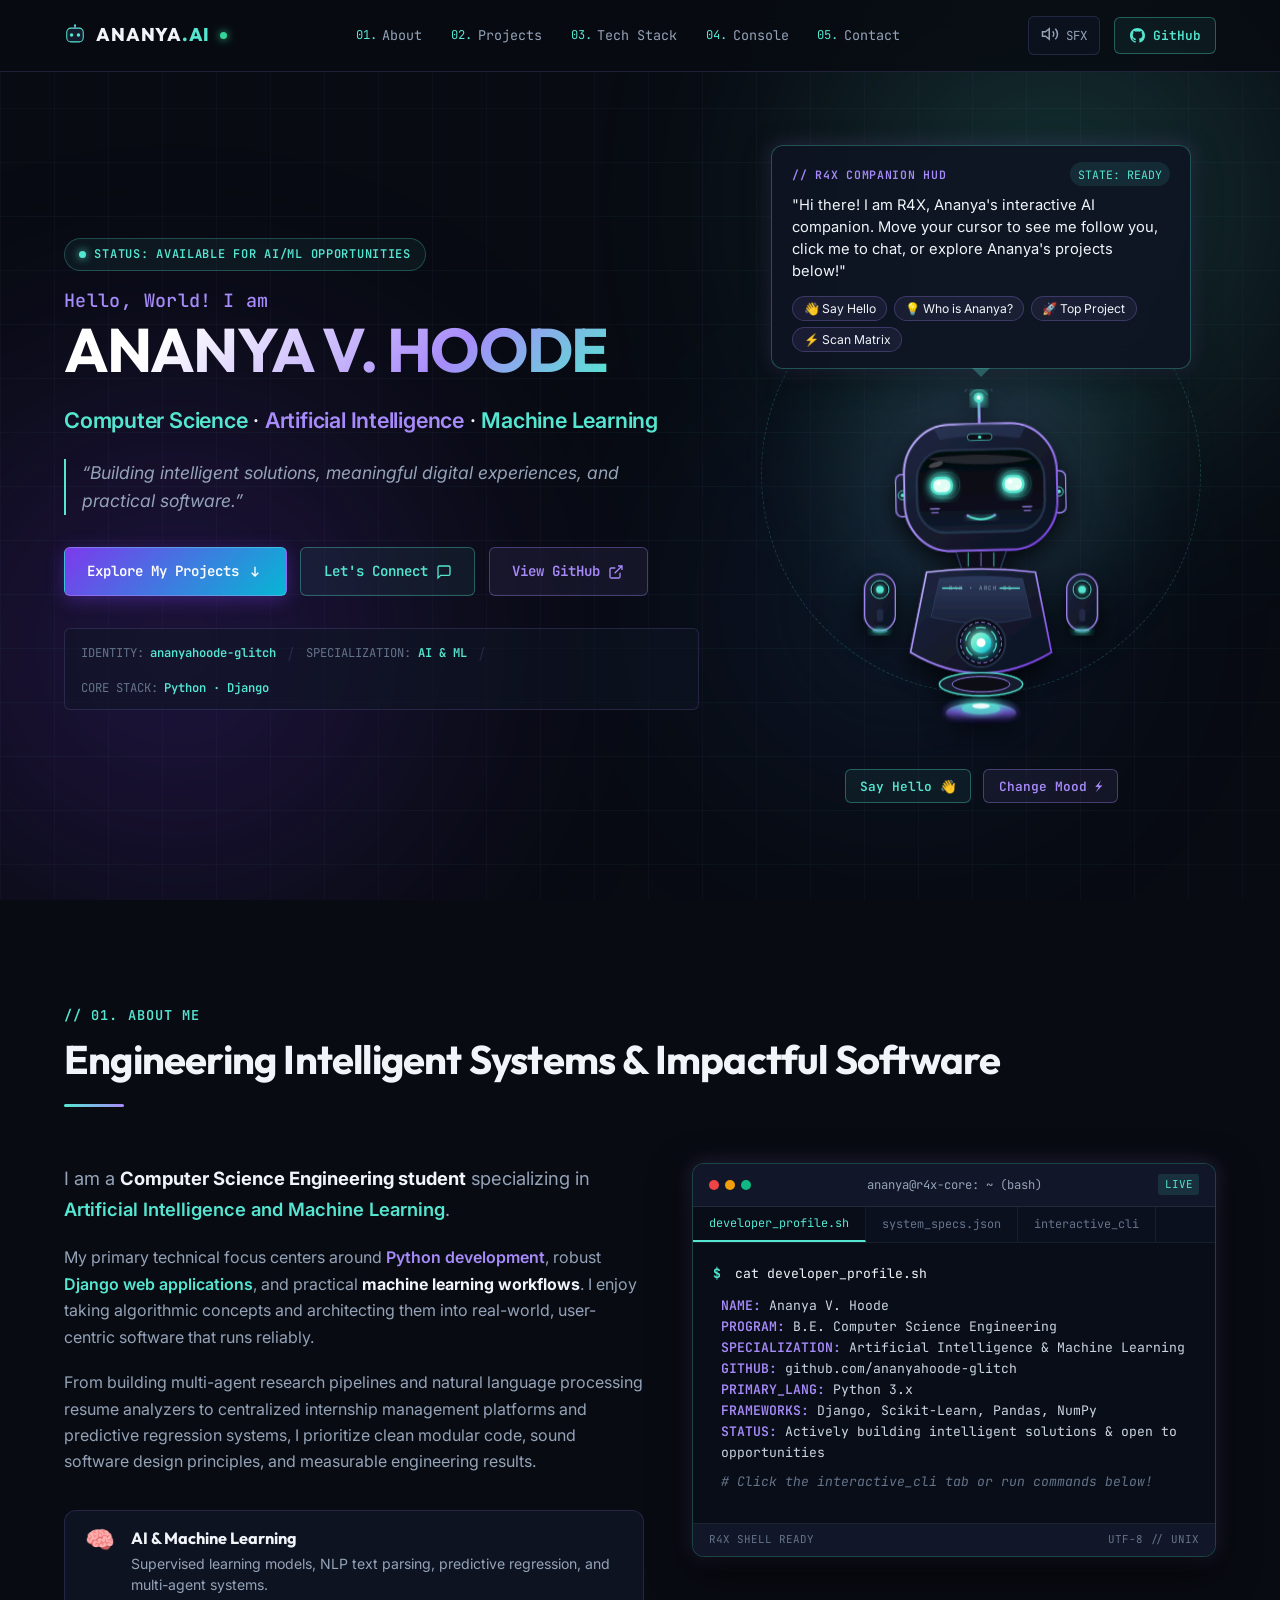
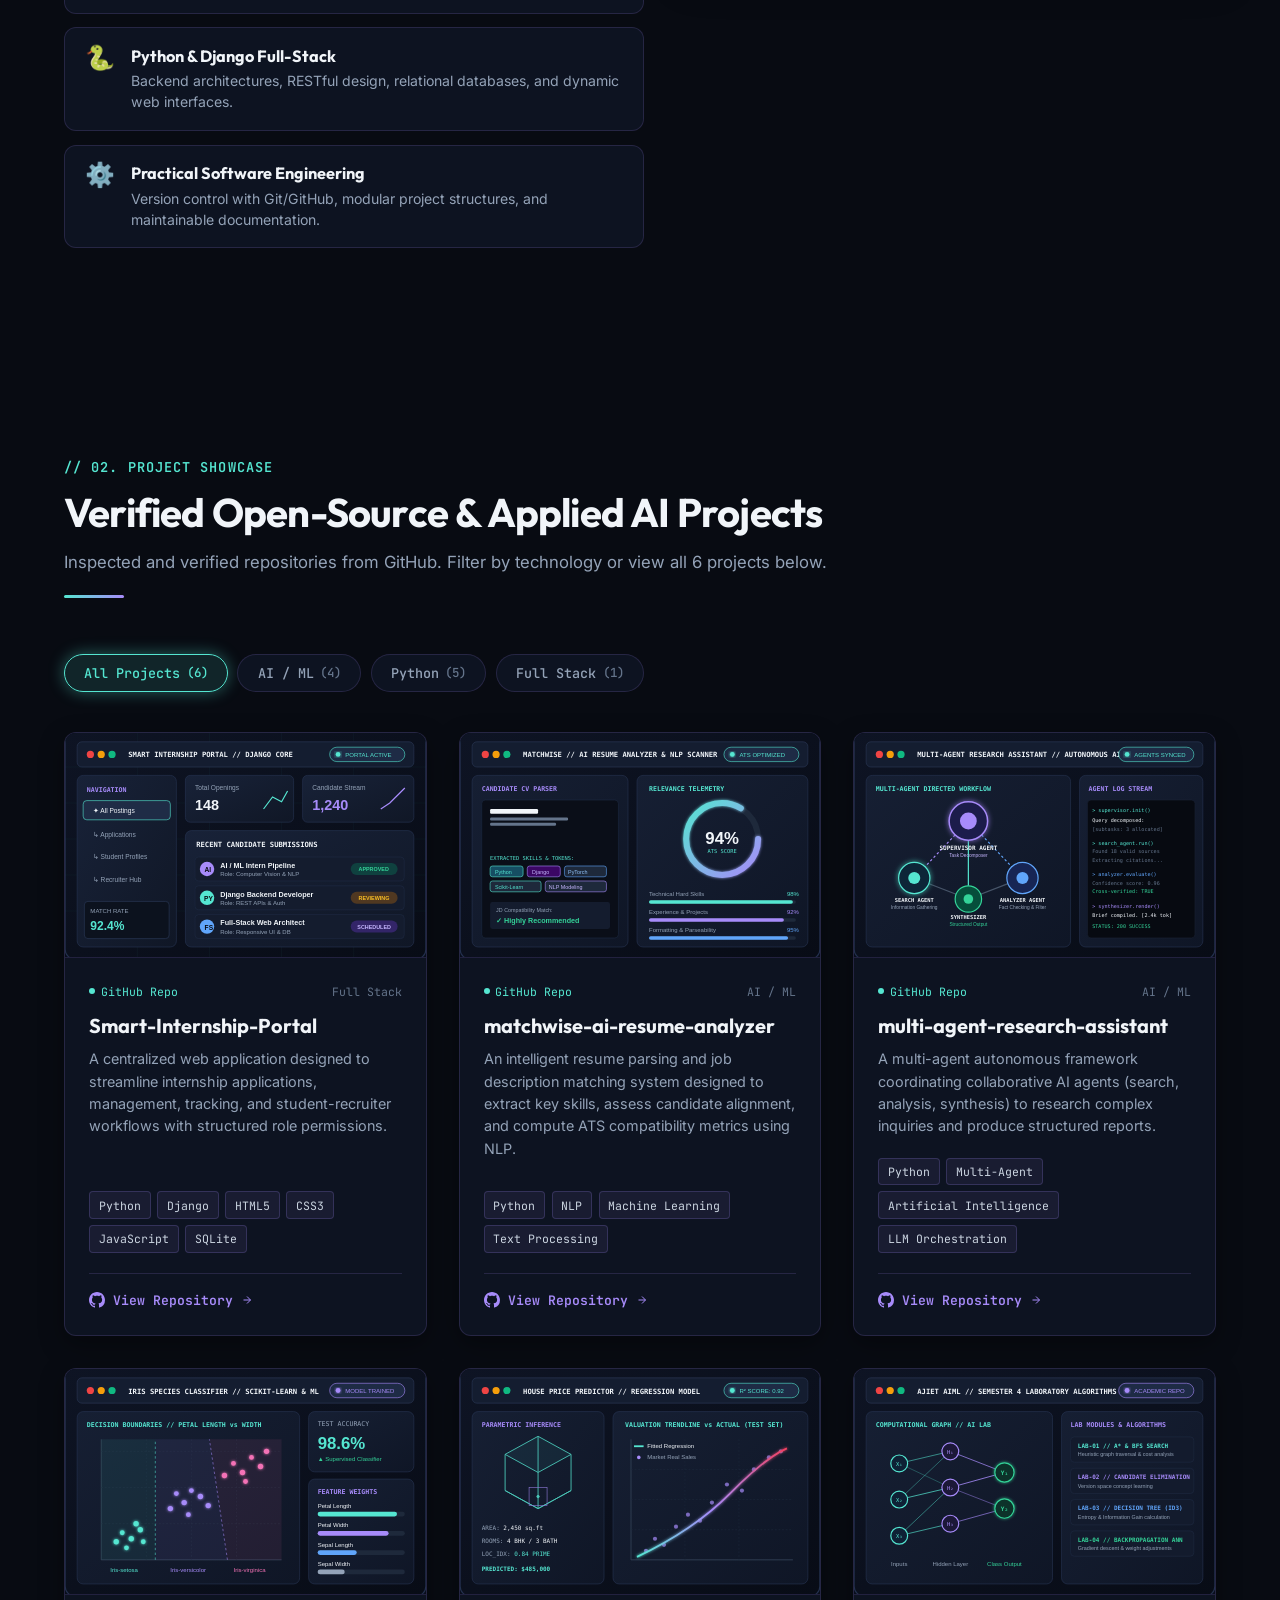
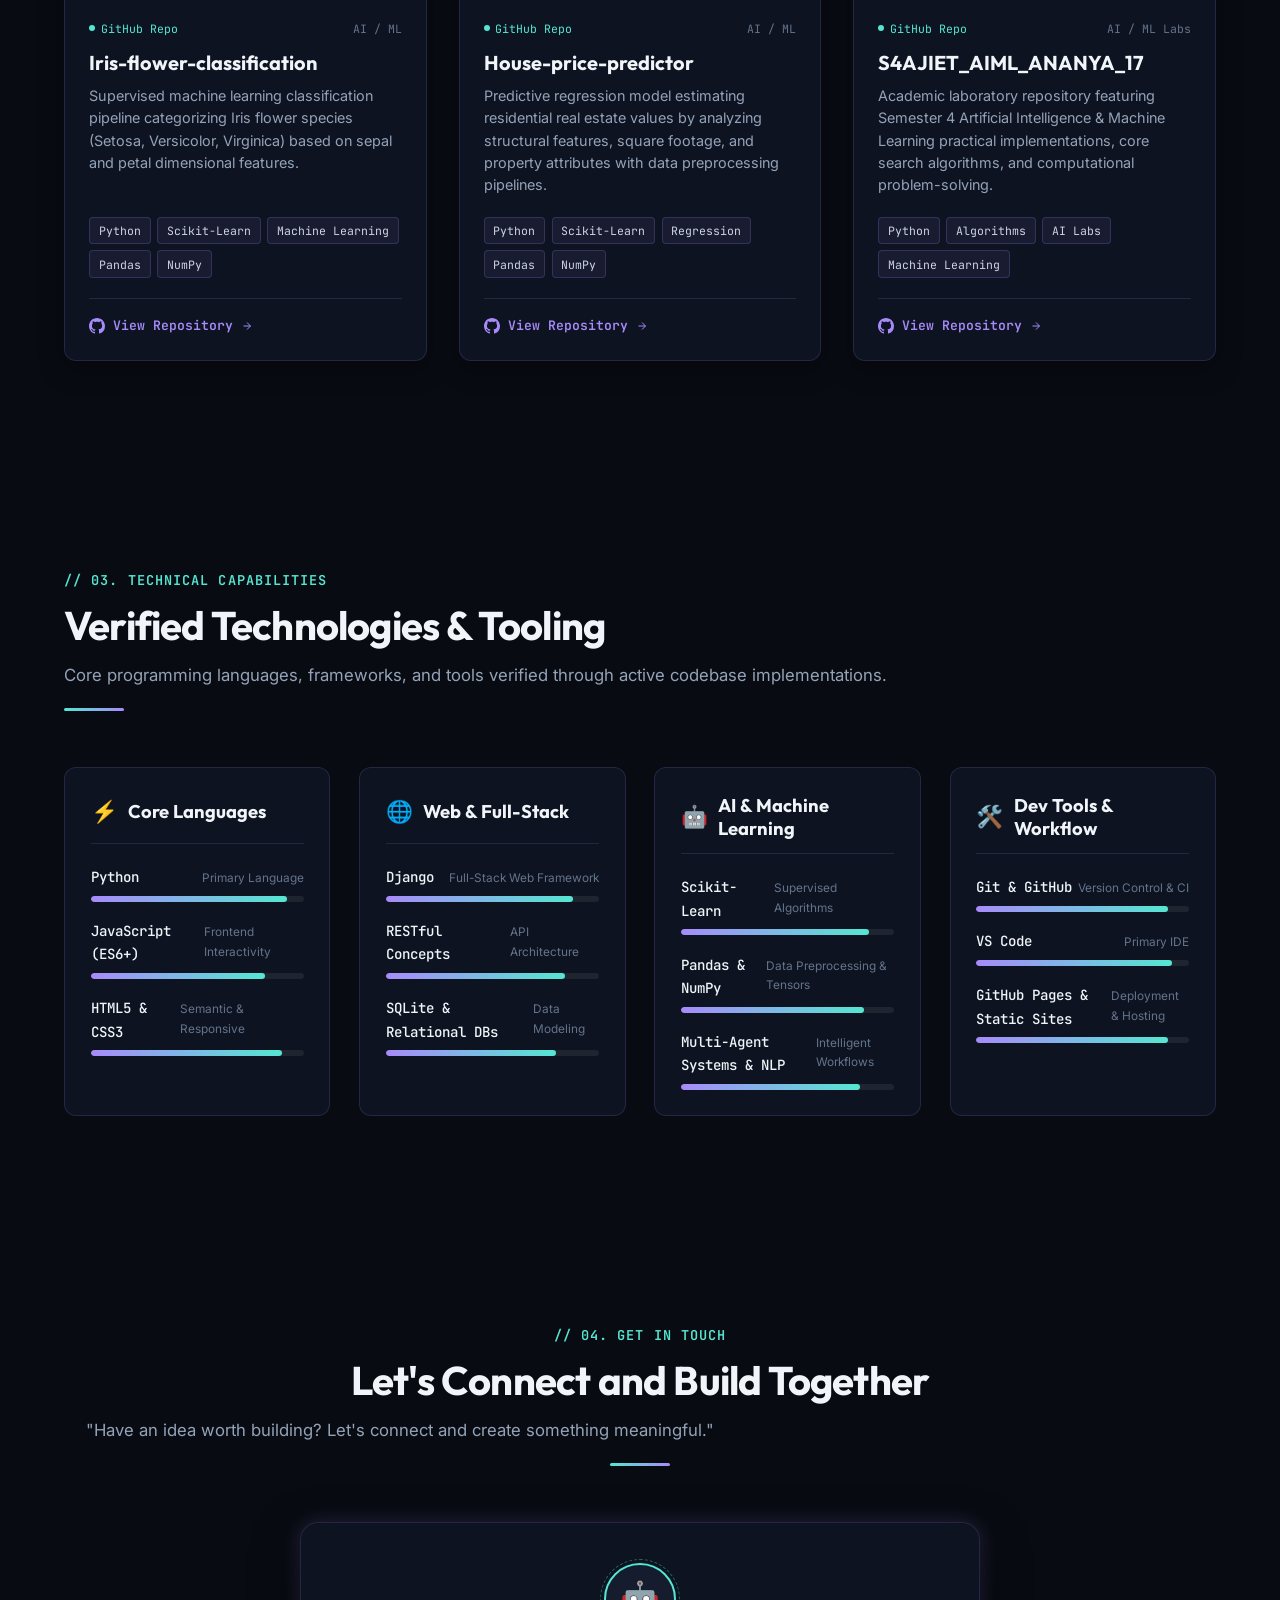
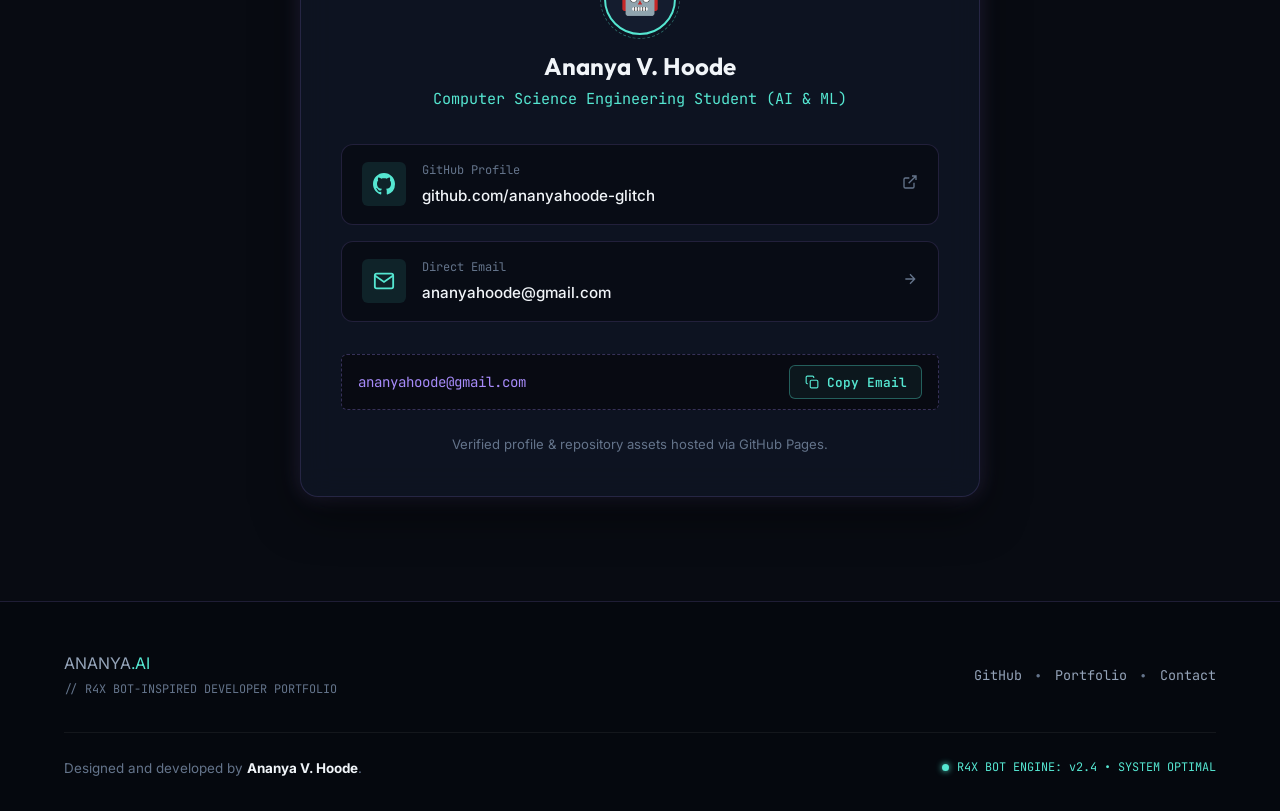
<file: index.html>
<!DOCTYPE html>
<html lang="en">
<head>
  <meta charset="UTF-8">
  <meta name="viewport" content="width=device-width, initial-scale=1.0">
  <meta http-equiv="X-UA-Compatible" content="ie=edge">

  <!-- Primary Meta Tags -->
  <title>Ananya V. Hoode | AI &amp; Machine Learning Developer Portfolio</title>
  <meta name="title" content="Ananya V. Hoode | AI &amp; Machine Learning Developer Portfolio">
  <meta name="description" content="Portfolio of Ananya V. Hoode — Computer Science Engineering student specializing in Artificial Intelligence and Machine Learning. Featuring interactive R4X BOT, Python, Django, and ML projects.">
  <meta name="author" content="Ananya V. Hoode">
  <meta name="keywords" content="Ananya V. Hoode, ananyahoode-glitch, Artificial Intelligence, Machine Learning, Python, Django, Full-Stack, Portfolio, R4X BOT, Developer">
  <meta name="theme-color" content="#080B12">

  <!-- Open Graph / Facebook -->
  <meta property="og:type" content="website">
  <meta property="og:url" content="https://ananyahoode-glitch.github.io/">
  <meta property="og:title" content="Ananya V. Hoode | AI &amp; Machine Learning Developer Portfolio">
  <meta property="og:description" content="Explore intelligent software solutions, Python &amp; Django applications, and machine learning models with the interactive R4X BOT.">
  <meta property="og:image" content="assets/project-images/multi-agent-research-assistant.svg">

  <!-- Twitter -->
  <meta property="twitter:card" content="summary_large_image">
  <meta property="twitter:url" content="https://ananyahoode-glitch.github.io/">
  <meta property="twitter:title" content="Ananya V. Hoode | AI &amp; Machine Learning Developer Portfolio">
  <meta property="twitter:description" content="Explore intelligent software solutions, Python &amp; Django applications, and machine learning models with the interactive R4X BOT.">
  <meta property="twitter:image" content="assets/project-images/multi-agent-research-assistant.svg">

  <!-- Favicon -->
  <link rel="icon" type="image/svg+xml" href="assets/favicon.svg">
  <link rel="alternate icon" href="assets/favicon.svg">

  <!-- Google Fonts Preconnect & Stylesheet -->
  <link rel="preconnect" href="https://fonts.googleapis.com">
  <link rel="preconnect" href="https://fonts.gstatic.com" crossorigin>
  <link href="https://fonts.googleapis.com/css2?family=Inter:wght@300;400;500;600;700&family=JetBrains+Mono:wght@400;500;600;700&family=Outfit:wght@500;600;700;800&display=swap" rel="stylesheet">

  <!-- Stylesheet -->
  <link rel="stylesheet" href="styles.css">
</head>
<body class="cyber-body">

  <!-- Ambient Background Canvas / Grid Mesh -->
  <div class="ambient-mesh" aria-hidden="true">
    <div class="mesh-orb mesh-orb-1"></div>
    <div class="mesh-orb mesh-orb-2"></div>
    <div class="mesh-orb mesh-orb-3"></div>
    <div class="cyber-grid-overlay"></div>
  </div>

  <!-- Header / Navigation Bar -->
  <header class="cyber-header" id="header">
    <nav class="nav-container" aria-label="Main Navigation">
      <a href="#hero" class="brand-logo" aria-label="Ananya V. Hoode Home">
        <span class="logo-bot-icon" aria-hidden="true">
          <svg viewBox="0 0 32 32" width="22" height="22">
            <rect x="4" y="6" width="24" height="20" rx="6" fill="#151C2E" stroke="#55E6D1" stroke-width="1.5"/>
            <circle cx="11" cy="16" r="2.5" fill="#55E6D1"/>
            <circle cx="21" cy="16" r="2.5" fill="#55E6D1"/>
            <line x1="16" y1="6" x2="16" y2="2" stroke="#A78BFA" stroke-width="2"/>
            <circle cx="16" cy="2" r="1.5" fill="#55E6D1"/>
          </svg>
        </span>
        <span class="brand-text">ANANYA<span class="brand-accent">.AI</span></span>
        <span class="status-indicator-dot" title="R4X Bot Engine: Online"></span>
      </a>

      <!-- Desktop Navigation Links -->
      <ul class="nav-links" id="nav-links">
        <li><a href="#about" class="nav-link"><span class="nav-num">01.</span> About</a></li>
        <li><a href="#projects" class="nav-link"><span class="nav-num">02.</span> Projects</a></li>
        <li><a href="#skills" class="nav-link"><span class="nav-num">03.</span> Tech Stack</a></li>
        <li><a href="#terminal" class="nav-link"><span class="nav-num">04.</span> Console</a></li>
        <li><a href="#contact" class="nav-link"><span class="nav-num">05.</span> Contact</a></li>
      </ul>

      <!-- Nav Utility Actions -->
      <div class="nav-actions">
        <!-- Audio SFX Toggle Button -->
        <button id="audio-toggle" class="btn-icon" aria-label="Toggle UI Sound Effects" title="Toggle Futuristic SFX">
          <span class="audio-icon" aria-hidden="true">
            <svg class="audio-on-svg" viewBox="0 0 24 24" width="18" height="18" fill="none" stroke="currentColor" stroke-width="2">
              <polygon points="11 5 6 9 2 9 2 15 6 15 11 19 11 5"/>
              <path d="M15.54 8.46a5 5 0 0 1 0 7.07"/>
              <path d="M19.07 4.93a10 10 0 0 1 0 14.14"/>
            </svg>
            <svg class="audio-off-svg hidden" viewBox="0 0 24 24" width="18" height="18" fill="none" stroke="currentColor" stroke-width="2">
              <polygon points="11 5 6 9 2 9 2 15 6 15 11 19 11 5"/>
              <line x1="23" y1="9" x2="17" y2="15"/>
              <line x1="17" y1="9" x2="23" y2="15"/>
            </svg>
          </span>
          <span class="audio-label">SFX</span>
        </button>

        <!-- GitHub Profile Action Button -->
        <a href="https://github.com/ananyahoode-glitch" target="_blank" rel="noopener noreferrer" class="btn btn-sm btn-outline-cyan">
          <svg viewBox="0 0 24 24" width="15" height="15" fill="currentColor" aria-hidden="true">
            <path d="M12 0C5.37 0 0 5.37 0 12c0 5.31 3.435 9.795 8.205 11.385.6.105.825-.255.825-.57 0-.285-.015-1.23-.015-2.235-3.015.555-3.795-.735-4.035-1.41-.135-.345-.72-1.41-1.23-1.695-.42-.225-1.02-.78-.015-.795.945-.015 1.62.87 1.845 1.23 1.08 1.815 2.805 1.305 3.495.99.105-.78.42-1.305.765-1.605-2.67-.3-5.46-1.335-5.46-5.925 0-1.305.465-2.385 1.23-3.225-.12-.3-.54-1.53.12-3.18 0 0 1.005-.315 3.3 1.23.96-.27 1.98-.405 3-.405s2.04.135 3 .405c2.295-1.56 3.3-1.23 3.3-1.23.66 1.65.24 2.88.12 3.18.765.84 1.23 1.905 1.23 3.225 0 4.605-2.805 5.625-5.475 5.925.435.375.81 1.095.81 2.22 0 1.605-.015 2.895-.015 3.3 0 .315.225.69.825.57A12.02 12.02 0 0024 12c0-6.63-5.37-12-12-12z"/>
          </svg>
          <span>GitHub</span>
        </a>

        <!-- Mobile Nav Toggle -->
        <button id="mobile-toggle" class="mobile-menu-btn" aria-label="Toggle navigation drawer" aria-expanded="false">
          <span class="hamburger-bar"></span>
          <span class="hamburger-bar"></span>
          <span class="hamburger-bar"></span>
        </button>
      </div>
    </nav>
  </header>

  <!-- Mobile Drawer Menu -->
  <div class="mobile-drawer" id="mobile-drawer" aria-hidden="true">
    <div class="mobile-drawer-content">
      <div class="mobile-drawer-header">
        <span class="mobile-drawer-title">// NAVIGATION MENU</span>
        <button id="mobile-close" class="mobile-close-btn" aria-label="Close menu">&times;</button>
      </div>
      <ul class="mobile-nav-list">
        <li><a href="#about" class="mobile-nav-link"><span class="nav-num">01.</span> About Me</a></li>
        <li><a href="#projects" class="mobile-nav-link"><span class="nav-num">02.</span> Project Showcase</a></li>
        <li><a href="#skills" class="mobile-nav-link"><span class="nav-num">03.</span> Tech Stack</a></li>
        <li><a href="#terminal" class="mobile-nav-link"><span class="nav-num">04.</span> R4X Console</a></li>
        <li><a href="#contact" class="mobile-nav-link"><span class="nav-num">05.</span> Contact</a></li>
      </ul>
      <div class="mobile-drawer-footer">
        <a href="https://github.com/ananyahoode-glitch" target="_blank" rel="noopener noreferrer" class="btn btn-primary w-full">
          <span>View GitHub Profile</span>
        </a>
      </div>
    </div>
  </div>

  <main id="main-content">

    <!-- =========================================================================
         SECTION 1: HERO WITH INTERACTIVE R4X ROBOT
         ========================================================================= -->
    <section class="hero-section" id="hero" aria-label="Hero Section">
      <div class="hero-grid-container">
        
        <!-- Left Column: Content, Title, and Call to Actions -->
        <div class="hero-content">
          <div class="hero-badge">
            <span class="badge-pulse-dot"></span>
            <span class="badge-text">STATUS: AVAILABLE FOR AI/ML OPPORTUNITIES</span>
          </div>

          <h1 class="hero-title">
            <span class="greeting-pre">Hello, World! I am</span>
            <span class="hero-name-gradient">ANANYA V. HOODE</span>
          </h1>

          <p class="hero-specialization">
            <span class="highlight-cyan">Computer Science</span> · 
            <span class="highlight-violet">Artificial Intelligence</span> · 
            <span class="highlight-cyan">Machine Learning</span>
          </p>

          <p class="hero-quote">
            “Building intelligent solutions, meaningful digital experiences, and practical software.”
          </p>

          <div class="hero-actions">
            <a href="#projects" class="btn btn-primary">
              <span>Explore My Projects</span>
              <svg viewBox="0 0 24 24" width="16" height="16" fill="none" stroke="currentColor" stroke-width="2" aria-hidden="true">
                <path d="M7 13l5 5 5-5M12 4v14"/>
              </svg>
            </a>

            <a href="#contact" class="btn btn-outline-cyan">
              <span>Let's Connect</span>
              <svg viewBox="0 0 24 24" width="16" height="16" fill="none" stroke="currentColor" stroke-width="2" aria-hidden="true">
                <path d="M21 15a2 2 0 0 1-2 2H7l-4 4V5a2 2 0 0 1 2-2h14a2 2 0 0 1 2 2z"/>
              </svg>
            </a>

            <a href="https://github.com/ananyahoode-glitch" target="_blank" rel="noopener noreferrer" class="btn btn-outline-violet">
              <span>View GitHub</span>
              <svg viewBox="0 0 24 24" width="16" height="16" fill="none" stroke="currentColor" stroke-width="2" aria-hidden="true">
                <path d="M18 13v6a2 2 0 0 1-2 2H5a2 2 0 0 1-2-2V8a2 2 0 0 1 2-2h6M15 3h6v6M10 14L21 3"/>
              </svg>
            </a>
          </div>

          <!-- Quick Telemetry Bar -->
          <div class="hero-telemetry-bar">
            <div class="telemetry-item">
              <span class="telem-label">IDENTITY:</span>
              <span class="telem-val">ananyahoode-glitch</span>
            </div>
            <div class="telemetry-separator">/</div>
            <div class="telemetry-item">
              <span class="telem-label">SPECIALIZATION:</span>
              <span class="telem-val">AI &amp; ML</span>
            </div>
            <div class="telemetry-separator">/</div>
            <div class="telemetry-item">
              <span class="telem-label">CORE STACK:</span>
              <span class="telem-val">Python · Django</span>
            </div>
          </div>
        </div>

        <!-- Right Column: Interactive R4X BOT Stage -->
        <div class="hero-robot-stage" id="robot-stage">
          
          <!-- Robot Holographic Aura and Rings -->
          <div class="robot-holo-ring" aria-hidden="true"></div>
          <div class="robot-ambient-glow" aria-hidden="true"></div>

          <!-- Interactive Speech Bubble / HUD Dialog -->
          <div class="robot-speech-bubble" id="robot-dialogue-box" role="status" aria-live="polite">
            <div class="dialogue-header">
              <span class="r4x-tag">// R4X COMPANION HUD</span>
              <span class="r4x-mood-indicator" id="r4x-mood-text">STATE: READY</span>
            </div>
            <p class="dialogue-message" id="robot-speech-text">
              "Hi there! I am R4X, Ananya's interactive AI companion. Move your cursor to see me follow you, click me to chat, or explore Ananya's projects below!"
            </p>
            <div class="dialogue-chips">
              <button class="dialogue-chip" id="chip-hello" data-action="hello">👋 Say Hello</button>
              <button class="dialogue-chip" id="chip-about" data-action="about">💡 Who is Ananya?</button>
              <button class="dialogue-chip" id="chip-projects" data-action="project">🚀 Top Project</button>
              <button class="dialogue-chip" id="chip-scan" data-action="scan">⚡ Scan Matrix</button>
            </div>
          </div>

          <!-- Master Interactive R4X Robot Canvas / SVG Wrapper -->
          <div class="robot-canvas-wrapper" id="r4x-interactive-target" tabindex="0" role="button" aria-label="Interactive R4X Robot. Click to interact.">
            
            <!-- SVG Robot with separable controllable parts -->
            <svg id="r4x-master-svg" viewBox="0 0 500 560" width="100%" height="100%">
              <defs>
                <linearGradient id="armor-grad" x1="0%" y1="0%" x2="100%" y2="100%">
                  <stop offset="0%" stop-color="#1E2742"/>
                  <stop offset="50%" stop-color="#141B2D"/>
                  <stop offset="100%" stop-color="#0E1322"/>
                </linearGradient>

                <linearGradient id="armor-light" x1="0%" y1="0%" x2="0%" y2="100%">
                  <stop offset="0%" stop-color="#2D3A5D"/>
                  <stop offset="100%" stop-color="#1A2238"/>
                </linearGradient>

                <linearGradient id="visor-grad" x1="0%" y1="0%" x2="0%" y2="100%">
                  <stop offset="0%" stop-color="#04070D"/>
                  <stop offset="70%" stop-color="#0B101D"/>
                  <stop offset="100%" stop-color="#141E33"/>
                </linearGradient>

                <linearGradient id="violet-glow-grad" x1="0%" y1="0%" x2="100%" y2="100%">
                  <stop offset="0%" stop-color="#C4B5FD"/>
                  <stop offset="50%" stop-color="#A78BFA"/>
                  <stop offset="100%" stop-color="#7C3AED"/>
                </linearGradient>

                <linearGradient id="cyan-glow-grad" x1="0%" y1="0%" x2="100%" y2="100%">
                  <stop offset="0%" stop-color="#A7F3D0"/>
                  <stop offset="50%" stop-color="#55E6D1"/>
                  <stop offset="100%" stop-color="#06B6D4"/>
                </linearGradient>

                <linearGradient id="thruster-grad" x1="0%" y1="0%" x2="0%" y2="100%">
                  <stop offset="0%" stop-color="#55E6D1" stop-opacity="0.9"/>
                  <stop offset="50%" stop-color="#8B5CF6" stop-opacity="0.4"/>
                  <stop offset="100%" stop-color="#080B12" stop-opacity="0"/>
                </linearGradient>

                <filter id="svg-glow-cyan" x="-30%" y="-30%" width="160%" height="160%">
                  <feGaussianBlur stdDeviation="5" result="blur"/>
                  <feComposite in="SourceGraphic" in2="blur" operator="over"/>
                </filter>

                <filter id="svg-glow-intense" x="-40%" y="-40%" width="180%" height="180%">
                  <feGaussianBlur stdDeviation="8" result="b1"/>
                  <feGaussianBlur stdDeviation="3" result="b2"/>
                  <feMerge>
                    <feMergeNode in="b1"/>
                    <feMergeNode in="b2"/>
                    <feMergeNode in="SourceGraphic"/>
                  </feMerge>
                </filter>

                <filter id="svg-shadow" x="-10%" y="-10%" width="120%" height="130%">
                  <feDropShadow dx="0" dy="16" stdDeviation="18" flood-color="#000000" flood-opacity="0.75"/>
                </filter>
              </defs>

              <!-- Main Hover Animation Group -->
              <g id="r4x-anim-root" class="r4x-floating-idle" filter="url(#svg-shadow)">
                
                <!-- Bottom Thruster Propulsion Plume -->
                <g id="r4x-thruster-group" class="r4x-flame-flicker">
                  <ellipse cx="250" cy="505" rx="55" ry="16" fill="url(#thruster-grad)" filter="url(#svg-glow-cyan)"/>
                  <ellipse cx="250" cy="498" rx="30" ry="9" fill="#55E6D1" opacity="0.7" filter="url(#svg-glow-cyan)"/>
                  <ellipse cx="250" cy="494" rx="14" ry="4" fill="#FFFFFF" opacity="0.9"/>
                </g>

                <!-- Floating Left Shoulder Thruster Pod -->
                <g id="r4x-left-shoulder" class="r4x-floating-shoulder-left" transform="translate(68, 288)">
                  <rect x="0" y="0" width="48" height="88" rx="24" fill="url(#armor-grad)" stroke="#A78BFA" stroke-width="2"/>
                  <circle cx="24" cy="24" r="14" fill="#0C101B" stroke="#55E6D1" stroke-width="1.5"/>
                  <circle cx="24" cy="24" r="6" fill="#55E6D1" filter="url(#svg-glow-cyan)"/>
                  <rect x="19" y="54" width="10" height="20" rx="4" fill="#202A44"/>
                  <ellipse cx="24" cy="88" rx="12" ry="4" fill="#55E6D1" opacity="0.5" filter="url(#svg-glow-cyan)"/>
                </g>

                <!-- Floating Right Shoulder Thruster Pod -->
                <g id="r4x-right-shoulder" class="r4x-floating-shoulder-right" transform="translate(384, 288)">
                  <rect x="0" y="0" width="48" height="88" rx="24" fill="url(#armor-grad)" stroke="#A78BFA" stroke-width="2"/>
                  <circle cx="24" cy="24" r="14" fill="#0C101B" stroke="#55E6D1" stroke-width="1.5"/>
                  <circle cx="24" cy="24" r="6" fill="#55E6D1" filter="url(#svg-glow-cyan)"/>
                  <rect x="19" y="54" width="10" height="20" rx="4" fill="#202A44"/>
                  <ellipse cx="24" cy="88" rx="12" ry="4" fill="#55E6D1" opacity="0.5" filter="url(#svg-glow-cyan)"/>
                </g>

                <!-- Torso Body Chassis -->
                <g id="r4x-chassis-group">
                  <!-- Neck hydraulic connection -->
                  <path d="M210 250 L290 250 L280 280 L220 280 Z" fill="#0C101B" stroke="#2D3A5D" stroke-width="2"/>
                  <line x1="230" y1="254" x2="230" y2="276" stroke="#55E6D1" stroke-width="1.5" opacity="0.8"/>
                  <line x1="250" y1="254" x2="250" y2="276" stroke="#A78BFA" stroke-width="1.5" opacity="0.8"/>
                  <line x1="270" y1="254" x2="270" y2="276" stroke="#55E6D1" stroke-width="1.5" opacity="0.8"/>

                  <!-- Main Armored Hull -->
                  <path d="M165 285 Q250 275 335 285 L360 410 Q250 475 140 410 Z" fill="url(#armor-grad)" stroke="url(#violet-glow-grad)" stroke-width="2.5"/>
                  
                  <!-- Chest Armor Inset -->
                  <path d="M185 295 Q250 288 315 295 L328 355 Q250 375 172 355 Z" fill="url(#armor-light)" stroke="#2D3A5D" stroke-width="1.5"/>

                  <!-- Technical Inscriptions -->
                  <path d="M190 310 L220 310" stroke="#55E6D1" stroke-width="2" stroke-linecap="round"/>
                  <path d="M310 310 L280 310" stroke="#55E6D1" stroke-width="2" stroke-linecap="round"/>
                  <text x="250" y="312" font-family="'JetBrains Mono', monospace" font-size="9" fill="#94A3B8" letter-spacing="3" text-anchor="middle">R4X • ARCH-01</text>

                  <!-- Thruster Base Collar -->
                  <ellipse cx="250" cy="460" rx="65" ry="18" fill="#141B2D" stroke="#55E6D1" stroke-width="2"/>
                  <ellipse cx="250" cy="460" rx="45" ry="12" fill="#090D17" stroke="#A78BFA" stroke-width="1.5"/>

                  <!-- Central Arc Reactor / Energy Core -->
                  <g id="r4x-core-node" class="r4x-core-pulse" transform="translate(250, 395)">
                    <circle cx="0" cy="0" r="38" fill="#070A12" stroke="#25324E" stroke-width="3"/>
                    <circle cx="0" cy="0" r="32" fill="#0C1322" stroke="#A78BFA" stroke-width="1.5" stroke-dasharray="6 4" class="r4x-rotating-gear"/>
                    <circle cx="0" cy="0" r="24" fill="none" stroke="#55E6D1" stroke-width="2" stroke-dasharray="16 10"/>
                    <circle id="r4x-reactor-core" cx="0" cy="0" r="16" fill="url(#cyan-glow-grad)" filter="url(#svg-glow-intense)"/>
                    <circle cx="0" cy="0" r="7" fill="#FFFFFF"/>
                  </g>
                </g>

                <!-- Head Unit (Reacts to cursor movement with 3D tilt and eye tracking) -->
                <g id="r4x-head-group" class="r4x-head-pivot" style="transform-origin: 250px 175px;">
                  
                  <!-- Central Antenna -->
                  <g id="r4x-antenna-mast">
                    <line x1="250" y1="65" x2="250" y2="18" stroke="#A78BFA" stroke-width="4" stroke-linecap="round"/>
                    <line x1="250" y1="45" x2="250" y2="22" stroke="#55E6D1" stroke-width="2" stroke-linecap="round"/>
                    <circle id="r4x-antenna-orb" cx="250" cy="14" r="8" fill="#55E6D1" filter="url(#svg-glow-intense)"/>
                    <circle cx="250" cy="14" r="3.5" fill="#FFFFFF"/>
                    <!-- Signal broadcast waves -->
                    <path d="M236 10 A 16 16 0 0 1 264 10" fill="none" stroke="#55E6D1" stroke-width="1.5" opacity="0.6" stroke-linecap="round" class="signal-pulse-1"/>
                    <path d="M228 4 A 26 26 0 0 1 272 4" fill="none" stroke="#A78BFA" stroke-width="1.5" opacity="0.4" stroke-linecap="round" class="signal-pulse-2"/>
                  </g>

                  <!-- Ear Sensor Discs -->
                  <g id="r4x-ear-left" transform="translate(112, 130)">
                    <rect x="0" y="0" width="22" height="65" rx="10" fill="url(#armor-grad)" stroke="#A78BFA" stroke-width="2"/>
                    <circle cx="11" cy="32" r="7" fill="#0C101B" stroke="#55E6D1" stroke-width="1.5"/>
                    <circle cx="11" cy="32" r="3" fill="#55E6D1" filter="url(#svg-glow-cyan)"/>
                  </g>

                  <g id="r4x-ear-right" transform="translate(366, 130)">
                    <rect x="0" y="0" width="22" height="65" rx="10" fill="url(#armor-grad)" stroke="#A78BFA" stroke-width="2"/>
                    <circle cx="11" cy="32" r="7" fill="#0C101B" stroke="#55E6D1" stroke-width="1.5"/>
                    <circle cx="11" cy="32" r="3" fill="#55E6D1" filter="url(#svg-glow-cyan)"/>
                  </g>

                  <!-- Outer Helmet Frame -->
                  <rect x="126" y="55" width="248" height="195" rx="75" fill="url(#armor-grad)" stroke="url(#violet-glow-grad)" stroke-width="3"/>
                  
                  <!-- Helmet Bevel Line -->
                  <path d="M175 60 Q250 48 325 60 L315 78 Q250 68 185 78 Z" fill="#2D3A5D" opacity="0.6"/>
                  
                  <!-- Forehead Status Sensor -->
                  <rect x="230" y="70" width="40" height="10" rx="5" fill="#0A0E18" stroke="#55E6D1" stroke-width="1"/>
                  <circle cx="250" cy="75" r="2.5" fill="#55E6D1" filter="url(#svg-glow-cyan)"/>

                  <!-- Visor Screen Surface -->
                  <rect x="146" y="94" width="208" height="128" rx="46" fill="url(#visor-grad)" stroke="#2B3754" stroke-width="2.5"/>
                  <rect x="148" y="96" width="204" height="124" rx="44" fill="none" stroke="rgba(85, 230, 209, 0.25)" stroke-width="1"/>

                  <!-- Visor Glass Reflection Curve -->
                  <path d="M165 106 Q250 96 335 110 C300 120 200 120 165 106 Z" fill="rgba(255, 255, 255, 0.12)"/>
                  <ellipse cx="178" cy="116" rx="12" ry="4" fill="rgba(255, 255, 255, 0.25)" transform="rotate(-15 178 116)"/>

                  <!-- Digital Face Display -->
                  <g id="r4x-face-elements">
                    
                    <!-- Left Eye Assembly -->
                    <g id="r4x-left-eye-socket" transform="translate(192, 148)">
                      <rect x="-24" y="-20" width="48" height="40" rx="18" fill="#060A13" stroke="rgba(85, 230, 209, 0.3)" stroke-width="1"/>
                      
                      <!-- Controllable Left Pupil Element -->
                      <g id="r4x-left-pupil" class="r4x-pupil-interactive">
                        <rect x="-18" y="-14" width="36" height="28" rx="13" fill="#55E6D1" filter="url(#svg-glow-intense)"/>
                        <rect x="-14" y="-10" width="28" height="20" rx="9" fill="#E0FDF4"/>
                        <circle cx="-5" cy="-4" r="3.5" fill="#FFFFFF"/>
                        <circle cx="6" cy="4" r="2" fill="#FFFFFF"/>
                      </g>
                    </g>

                    <!-- Right Eye Assembly -->
                    <g id="r4x-right-eye-socket" transform="translate(308, 148)">
                      <rect x="-24" y="-20" width="48" height="40" rx="18" fill="#060A13" stroke="rgba(85, 230, 209, 0.3)" stroke-width="1"/>
                      
                      <!-- Controllable Right Pupil Element -->
                      <g id="r4x-right-pupil" class="r4x-pupil-interactive">
                        <rect x="-18" y="-14" width="36" height="28" rx="13" fill="#55E6D1" filter="url(#svg-glow-intense)"/>
                        <rect x="-14" y="-10" width="28" height="20" rx="9" fill="#E0FDF4"/>
                        <circle cx="-5" cy="-4" r="3.5" fill="#FFFFFF"/>
                        <circle cx="6" cy="4" r="2" fill="#FFFFFF"/>
                      </g>
                    </g>

                    <!-- Cheek Cyber Blushes -->
                    <g id="r4x-blush-left-el" opacity="0.7">
                      <line x1="168" y1="184" x2="182" y2="184" stroke="#A78BFA" stroke-width="2.5" stroke-linecap="round"/>
                      <line x1="170" y1="190" x2="180" y2="190" stroke="#A78BFA" stroke-width="2.5" stroke-linecap="round"/>
                    </g>
                    <g id="r4x-blush-right-el" opacity="0.7">
                      <line x1="318" y1="184" x2="332" y2="184" stroke="#A78BFA" stroke-width="2.5" stroke-linecap="round"/>
                      <line x1="320" y1="190" x2="330" y2="190" stroke="#A78BFA" stroke-width="2.5" stroke-linecap="round"/>
                    </g>

                    <!-- Expressive Digital Mouth Display -->
                    <g id="r4x-mouth-display" transform="translate(250, 196)">
                      <path id="r4x-mouth-curve" d="M-22 0 Q0 12 22 0" fill="none" stroke="#55E6D1" stroke-width="3" stroke-linecap="round" filter="url(#svg-glow-cyan)"/>
                      <circle cx="-22" cy="0" r="2" fill="#A78BFA"/>
                      <circle cx="22" cy="0" r="2" fill="#A78BFA"/>
                    </g>

                  </g>
                </g>
              </g>
            </svg>
          </div>

          <!-- Bottom Robot Controls -->
          <div class="robot-stage-controls">
            <button id="btn-say-hello" class="btn btn-sm btn-outline-cyan">
              <span>Say Hello 👋</span>
            </button>
            <button id="btn-change-mood" class="btn btn-sm btn-outline-violet">
              <span>Change Mood ⚡</span>
            </button>
          </div>
        </div>

      </div>
    </section>

    <!-- =========================================================================
         SECTION 2: ABOUT ME
         ========================================================================= -->
    <section class="cyber-section" id="about" aria-label="About Me Section">
      <div class="section-container">
        
        <div class="section-header">
          <div class="section-tag">// 01. ABOUT ME</div>
          <h2 class="section-title">Engineering Intelligent Systems &amp; Impactful Software</h2>
          <div class="section-divider"></div>
        </div>

        <div class="about-grid">
          
          <!-- Left Column: Professional Narrative -->
          <div class="about-narrative">
            <p class="lead-text">
              I am a <strong class="text-white">Computer Science Engineering student</strong> specializing in 
              <strong class="highlight-cyan">Artificial Intelligence and Machine Learning</strong>.
            </p>
            
            <p>
              My primary technical focus centers around <strong class="highlight-violet">Python development</strong>, 
              robust <strong class="highlight-cyan">Django web applications</strong>, and practical 
              <strong class="text-white">machine learning workflows</strong>. I enjoy taking algorithmic concepts 
              and architecting them into real-world, user-centric software that runs reliably.
            </p>

            <p>
              From building multi-agent research pipelines and natural language processing resume analyzers to 
              centralized internship management platforms and predictive regression systems, I prioritize clean 
              modular code, sound software design principles, and measurable engineering results.
            </p>

            <div class="about-focus-cards">
              <div class="focus-card">
                <div class="focus-icon">🧠</div>
                <div class="focus-details">
                  <h3>AI &amp; Machine Learning</h3>
                  <p>Supervised learning models, NLP text parsing, predictive regression, and multi-agent systems.</p>
                </div>
              </div>

              <div class="focus-card">
                <div class="focus-icon">🐍</div>
                <div class="focus-details">
                  <h3>Python &amp; Django Full-Stack</h3>
                  <p>Backend architectures, RESTful design, relational databases, and dynamic web interfaces.</p>
                </div>
              </div>

              <div class="focus-card">
                <div class="focus-icon">⚙️</div>
                <div class="focus-details">
                  <h3>Practical Software Engineering</h3>
                  <p>Version control with Git/GitHub, modular project structures, and maintainable documentation.</p>
                </div>
              </div>
            </div>
          </div>

          <!-- Right Column: Interactive Diagnostic Terminal -->
          <div class="about-terminal-container" id="terminal">
            <div class="terminal-window">
              
              <div class="terminal-titlebar">
                <div class="terminal-dots">
                  <span class="dot dot-red"></span>
                  <span class="dot dot-yellow"></span>
                  <span class="dot dot-green"></span>
                </div>
                <span class="terminal-title">ananya@r4x-core: ~ (bash)</span>
                <span class="terminal-badge">LIVE</span>
              </div>

              <div class="terminal-tab-bar">
                <button class="terminal-tab active" data-tab="profile">developer_profile.sh</button>
                <button class="terminal-tab" data-tab="specs">system_specs.json</button>
                <button class="terminal-tab" data-tab="cli">interactive_cli</button>
              </div>

              <div class="terminal-body" id="terminal-content">
                <!-- Tab 1: Profile -->
                <div class="terminal-pane active" id="pane-profile">
                  <div class="t-line"><span class="t-prompt">$</span> <span class="t-cmd">cat developer_profile.sh</span></div>
                  <div class="t-output">
                    <span class="t-key">NAME:</span> Ananya V. Hoode<br>
                    <span class="t-key">PROGRAM:</span> B.E. Computer Science Engineering<br>
                    <span class="t-key">SPECIALIZATION:</span> Artificial Intelligence &amp; Machine Learning<br>
                    <span class="t-key">GITHUB:</span> github.com/ananyahoode-glitch<br>
                    <span class="t-key">PRIMARY_LANG:</span> Python 3.x<br>
                    <span class="t-key">FRAMEWORKS:</span> Django, Scikit-Learn, Pandas, NumPy<br>
                    <span class="t-key">STATUS:</span> Actively building intelligent solutions &amp; open to opportunities<br>
                    <span class="t-comment"># Click the interactive_cli tab or run commands below!</span>
                  </div>
                </div>

                <!-- Tab 2: System Specs -->
                <div class="terminal-pane" id="pane-specs">
                  <div class="t-line"><span class="t-prompt">$</span> <span class="t-cmd">curl -s localhost/specs.json | jq</span></div>
                  <div class="t-output t-json">
{
  <span class="j-key">"developer"</span>: <span class="j-str">"Ananya V. Hoode"</span>,
  <span class="j-key">"role"</span>: <span class="j-str">"CSE (AI &amp; ML) Student"</span>,
  <span class="j-key">"verified_repositories"</span>: 6,
  <span class="j-key">"focus_areas"</span>: [
    <span class="j-str">"Artificial Intelligence"</span>,
    <span class="j-str">"Machine Learning Models"</span>,
    <span class="j-str">"Django Full-Stack Systems"</span>
  ],
  <span class="j-key">"r4x_companion_engine"</span>: <span class="j-str">"v2.4 Online"</span>
}
                  </div>
                </div>

                <!-- Tab 3: Interactive CLI -->
                <div class="terminal-pane" id="pane-cli">
                  <div class="t-line"><span class="t-prompt">$</span> <span class="t-comment">Type a command or click a quick button:</span></div>
                  <div class="cli-command-chips">
                    <button class="cli-chip" data-cmd="skills">skills</button>
                    <button class="cli-chip" data-cmd="projects">projects</button>
                    <button class="cli-chip" data-cmd="contact">contact</button>
                    <button class="cli-chip" data-cmd="r4x --say-hi">r4x --say-hi</button>
                    <button class="cli-chip" data-cmd="clear">clear</button>
                  </div>
                  <div id="cli-history"></div>
                  <div class="cli-input-line">
                    <span class="t-prompt">ananya@r4x:~$</span>
                    <input type="text" id="terminal-cli-input" class="terminal-input" placeholder="Type help, skills, projects..." autocomplete="off" spellcheck="false">
                  </div>
                </div>
              </div>

              <div class="terminal-footer">
                <span>R4X SHELL READY</span>
                <span>UTF-8 // UNIX</span>
              </div>
            </div>
          </div>

        </div>

      </div>
    </section>

    <!-- =========================================================================
         SECTION 3: PROJECT SHOWCASE (6 VERIFIED REPOSITORIES)
         ========================================================================= -->
    <section class="cyber-section" id="projects" aria-label="Projects Showcase Section">
      <div class="section-container">
        
        <div class="section-header">
          <div class="section-tag">// 02. PROJECT SHOWCASE</div>
          <h2 class="section-title">Verified Open-Source &amp; Applied AI Projects</h2>
          <p class="section-subtitle">
            Inspected and verified repositories from GitHub. Filter by technology or view all 6 projects below.
          </p>
          <div class="section-divider"></div>
        </div>

        <!-- Filter Controls -->
        <div class="project-filters" role="tablist" aria-label="Project Categories">
          <button class="filter-btn active" data-filter="all" role="tab" aria-selected="true">
            All Projects <span class="filter-count">(6)</span>
          </button>
          <button class="filter-btn" data-filter="aiml" role="tab" aria-selected="false">
            AI / ML <span class="filter-count">(4)</span>
          </button>
          <button class="filter-btn" data-filter="python" role="tab" aria-selected="false">
            Python <span class="filter-count">(5)</span>
          </button>
          <button class="filter-btn" data-filter="fullstack" role="tab" aria-selected="false">
            Full Stack <span class="filter-count">(1)</span>
          </button>
        </div>

        <!-- Projects Grid -->
        <div class="projects-grid" id="projects-grid">
          
          <!-- PROJECT 1: Smart-Internship-Portal -->
          <article class="project-card" data-category="fullstack python" data-project-id="1">
            <div class="project-card-inner">
              <div class="project-media">
                <img src="assets/project-images/smart-internship-portal.svg" alt="Smart Internship Portal UI illustration" loading="lazy" class="project-img">
                <div class="project-media-overlay">
                  <span class="media-category-tag">FULL STACK · DJANGO</span>
                  <a href="https://github.com/ananyahoode-glitch/Smart-Internship-Portal" target="_blank" rel="noopener noreferrer" class="media-view-btn" aria-label="View Smart Internship Portal on GitHub">
                    <span>Inspect Code</span>
                    <svg viewBox="0 0 24 24" width="14" height="14" fill="none" stroke="currentColor" stroke-width="2"><path d="M18 13v6a2 2 0 0 1-2 2H5a2 2 0 0 1-2-2V8a2 2 0 0 1 2-2h6M15 3h6v6M10 14L21 3"/></svg>
                  </a>
                </div>
              </div>

              <div class="project-body">
                <div class="project-meta-row">
                  <span class="repo-badge"><span class="badge-dot"></span> GitHub Repo</span>
                  <span class="project-category-text">Full Stack</span>
                </div>

                <h3 class="project-title">
                  <a href="https://github.com/ananyahoode-glitch/Smart-Internship-Portal" target="_blank" rel="noopener noreferrer">
                    Smart-Internship-Portal
                  </a>
                </h3>

                <p class="project-description">
                  A centralized web application designed to streamline internship applications, management, tracking, and student-recruiter workflows with structured role permissions.
                </p>

                <div class="project-tech-stack">
                  <span class="tech-tag">Python</span>
                  <span class="tech-tag">Django</span>
                  <span class="tech-tag">HTML5</span>
                  <span class="tech-tag">CSS3</span>
                  <span class="tech-tag">JavaScript</span>
                  <span class="tech-tag">SQLite</span>
                </div>

                <div class="project-footer">
                  <a href="https://github.com/ananyahoode-glitch/Smart-Internship-Portal" target="_blank" rel="noopener noreferrer" class="btn-github-link">
                    <svg viewBox="0 0 24 24" width="16" height="16" fill="currentColor"><path d="M12 0C5.37 0 0 5.37 0 12c0 5.31 3.435 9.795 8.205 11.385.6.105.825-.255.825-.57 0-.285-.015-1.23-.015-2.235-3.015.555-3.795-.735-4.035-1.41-.135-.345-.72-1.41-1.23-1.695-.42-.225-1.02-.78-.015-.795.945-.015 1.62.87 1.845 1.23 1.08 1.815 2.805 1.305 3.495.99.105-.78.42-1.305.765-1.605-2.67-.3-5.46-1.335-5.46-5.925 0-1.305.465-2.385 1.23-3.225-.12-.3-.54-1.53.12-3.18 0 0 1.005-.315 3.3 1.23.96-.27 1.98-.405 3-.405s2.04.135 3 .405c2.295-1.56 3.3-1.23 3.3-1.23.66 1.65.24 2.88.12 3.18.765.84 1.23 1.905 1.23 3.225 0 4.605-2.805 5.625-5.475 5.925.435.375.81 1.095.81 2.22 0 1.605-.015 2.895-.015 3.3 0 .315.225.69.825.57A12.02 12.02 0 0024 12c0-6.63-5.37-12-12-12z"/></svg>
                    <span>View Repository</span>
                    <svg viewBox="0 0 24 24" width="12" height="12" fill="none" stroke="currentColor" stroke-width="2"><path d="M5 12h14M12 5l7 7-7 7"/></svg>
                  </a>
                </div>
              </div>
            </div>
          </article>

          <!-- PROJECT 2: matchwise-ai-resume-analyzer -->
          <article class="project-card" data-category="aiml python" data-project-id="2">
            <div class="project-card-inner">
              <div class="project-media">
                <img src="assets/project-images/matchwise-ai-resume-analyzer.svg" alt="MatchWise AI Resume Analyzer illustration" loading="lazy" class="project-img">
                <div class="project-media-overlay">
                  <span class="media-category-tag">AI · NLP MATCHING</span>
                  <a href="https://github.com/ananyahoode-glitch/matchwise-ai-resume-analyzer" target="_blank" rel="noopener noreferrer" class="media-view-btn" aria-label="View MatchWise AI Resume Analyzer on GitHub">
                    <span>Inspect Code</span>
                    <svg viewBox="0 0 24 24" width="14" height="14" fill="none" stroke="currentColor" stroke-width="2"><path d="M18 13v6a2 2 0 0 1-2 2H5a2 2 0 0 1-2-2V8a2 2 0 0 1 2-2h6M15 3h6v6M10 14L21 3"/></svg>
                  </a>
                </div>
              </div>

              <div class="project-body">
                <div class="project-meta-row">
                  <span class="repo-badge"><span class="badge-dot"></span> GitHub Repo</span>
                  <span class="project-category-text">AI / ML</span>
                </div>

                <h3 class="project-title">
                  <a href="https://github.com/ananyahoode-glitch/matchwise-ai-resume-analyzer" target="_blank" rel="noopener noreferrer">
                    matchwise-ai-resume-analyzer
                  </a>
                </h3>

                <p class="project-description">
                  An intelligent resume parsing and job description matching system designed to extract key skills, assess candidate alignment, and compute ATS compatibility metrics using NLP.
                </p>

                <div class="project-tech-stack">
                  <span class="tech-tag">Python</span>
                  <span class="tech-tag">NLP</span>
                  <span class="tech-tag">Machine Learning</span>
                  <span class="tech-tag">Text Processing</span>
                </div>

                <div class="project-footer">
                  <a href="https://github.com/ananyahoode-glitch/matchwise-ai-resume-analyzer" target="_blank" rel="noopener noreferrer" class="btn-github-link">
                    <svg viewBox="0 0 24 24" width="16" height="16" fill="currentColor"><path d="M12 0C5.37 0 0 5.37 0 12c0 5.31 3.435 9.795 8.205 11.385.6.105.825-.255.825-.57 0-.285-.015-1.23-.015-2.235-3.015.555-3.795-.735-4.035-1.41-.135-.345-.72-1.41-1.23-1.695-.42-.225-1.02-.78-.015-.795.945-.015 1.62.87 1.845 1.23 1.08 1.815 2.805 1.305 3.495.99.105-.78.42-1.305.765-1.605-2.67-.3-5.46-1.335-5.46-5.925 0-1.305.465-2.385 1.23-3.225-.12-.3-.54-1.53.12-3.18 0 0 1.005-.315 3.3 1.23.96-.27 1.98-.405 3-.405s2.04.135 3 .405c2.295-1.56 3.3-1.23 3.3-1.23.66 1.65.24 2.88.12 3.18.765.84 1.23 1.905 1.23 3.225 0 4.605-2.805 5.625-5.475 5.925.435.375.81 1.095.81 2.22 0 1.605-.015 2.895-.015 3.3 0 .315.225.69.825.57A12.02 12.02 0 0024 12c0-6.63-5.37-12-12-12z"/></svg>
                    <span>View Repository</span>
                    <svg viewBox="0 0 24 24" width="12" height="12" fill="none" stroke="currentColor" stroke-width="2"><path d="M5 12h14M12 5l7 7-7 7"/></svg>
                  </a>
                </div>
              </div>
            </div>
          </article>

          <!-- PROJECT 3: multi-agent-research-assistant -->
          <article class="project-card" data-category="aiml python" data-project-id="3">
            <div class="project-card-inner">
              <div class="project-media">
                <img src="assets/project-images/multi-agent-research-assistant.svg" alt="Multi-Agent Research Assistant diagram" loading="lazy" class="project-img">
                <div class="project-media-overlay">
                  <span class="media-category-tag">AI · MULTI-AGENT</span>
                  <a href="https://github.com/ananyahoode-glitch/multi-agent-research-assistant" target="_blank" rel="noopener noreferrer" class="media-view-btn" aria-label="View Multi-Agent Research Assistant on GitHub">
                    <span>Inspect Code</span>
                    <svg viewBox="0 0 24 24" width="14" height="14" fill="none" stroke="currentColor" stroke-width="2"><path d="M18 13v6a2 2 0 0 1-2 2H5a2 2 0 0 1-2-2V8a2 2 0 0 1 2-2h6M15 3h6v6M10 14L21 3"/></svg>
                  </a>
                </div>
              </div>

              <div class="project-body">
                <div class="project-meta-row">
                  <span class="repo-badge"><span class="badge-dot"></span> GitHub Repo</span>
                  <span class="project-category-text">AI / ML</span>
                </div>

                <h3 class="project-title">
                  <a href="https://github.com/ananyahoode-glitch/multi-agent-research-assistant" target="_blank" rel="noopener noreferrer">
                    multi-agent-research-assistant
                  </a>
                </h3>

                <p class="project-description">
                  A multi-agent autonomous framework coordinating collaborative AI agents (search, analysis, synthesis) to research complex inquiries and produce structured reports.
                </p>

                <div class="project-tech-stack">
                  <span class="tech-tag">Python</span>
                  <span class="tech-tag">Multi-Agent</span>
                  <span class="tech-tag">Artificial Intelligence</span>
                  <span class="tech-tag">LLM Orchestration</span>
                </div>

                <div class="project-footer">
                  <a href="https://github.com/ananyahoode-glitch/multi-agent-research-assistant" target="_blank" rel="noopener noreferrer" class="btn-github-link">
                    <svg viewBox="0 0 24 24" width="16" height="16" fill="currentColor"><path d="M12 0C5.37 0 0 5.37 0 12c0 5.31 3.435 9.795 8.205 11.385.6.105.825-.255.825-.57 0-.285-.015-1.23-.015-2.235-3.015.555-3.795-.735-4.035-1.41-.135-.345-.72-1.41-1.23-1.695-.42-.225-1.02-.78-.015-.795.945-.015 1.62.87 1.845 1.23 1.08 1.815 2.805 1.305 3.495.99.105-.78.42-1.305.765-1.605-2.67-.3-5.46-1.335-5.46-5.925 0-1.305.465-2.385 1.23-3.225-.12-.3-.54-1.53.12-3.18 0 0 1.005-.315 3.3 1.23.96-.27 1.98-.405 3-.405s2.04.135 3 .405c2.295-1.56 3.3-1.23 3.3-1.23.66 1.65.24 2.88.12 3.18.765.84 1.23 1.905 1.23 3.225 0 4.605-2.805 5.625-5.475 5.925.435.375.81 1.095.81 2.22 0 1.605-.015 2.895-.015 3.3 0 .315.225.69.825.57A12.02 12.02 0 0024 12c0-6.63-5.37-12-12-12z"/></svg>
                    <span>View Repository</span>
                    <svg viewBox="0 0 24 24" width="12" height="12" fill="none" stroke="currentColor" stroke-width="2"><path d="M5 12h14M12 5l7 7-7 7"/></svg>
                  </a>
                </div>
              </div>
            </div>
          </article>

          <!-- PROJECT 4: Iris-flower-classification -->
          <article class="project-card" data-category="aiml python" data-project-id="4">
            <div class="project-card-inner">
              <div class="project-media">
                <img src="assets/project-images/iris-flower-classification.svg" alt="Iris Flower Classification scatter plot" loading="lazy" class="project-img">
                <div class="project-media-overlay">
                  <span class="media-category-tag">ML · CLASSIFICATION</span>
                  <a href="https://github.com/ananyahoode-glitch/Iris-flower-classification" target="_blank" rel="noopener noreferrer" class="media-view-btn" aria-label="View Iris flower classification on GitHub">
                    <span>Inspect Code</span>
                    <svg viewBox="0 0 24 24" width="14" height="14" fill="none" stroke="currentColor" stroke-width="2"><path d="M18 13v6a2 2 0 0 1-2 2H5a2 2 0 0 1-2-2V8a2 2 0 0 1 2-2h6M15 3h6v6M10 14L21 3"/></svg>
                  </a>
                </div>
              </div>

              <div class="project-body">
                <div class="project-meta-row">
                  <span class="repo-badge"><span class="badge-dot"></span> GitHub Repo</span>
                  <span class="project-category-text">AI / ML</span>
                </div>

                <h3 class="project-title">
                  <a href="https://github.com/ananyahoode-glitch/Iris-flower-classification" target="_blank" rel="noopener noreferrer">
                    Iris-flower-classification
                  </a>
                </h3>

                <p class="project-description">
                  Supervised machine learning classification pipeline categorizing Iris flower species (Setosa, Versicolor, Virginica) based on sepal and petal dimensional features.
                </p>

                <div class="project-tech-stack">
                  <span class="tech-tag">Python</span>
                  <span class="tech-tag">Scikit-Learn</span>
                  <span class="tech-tag">Machine Learning</span>
                  <span class="tech-tag">Pandas</span>
                  <span class="tech-tag">NumPy</span>
                </div>

                <div class="project-footer">
                  <a href="https://github.com/ananyahoode-glitch/Iris-flower-classification" target="_blank" rel="noopener noreferrer" class="btn-github-link">
                    <svg viewBox="0 0 24 24" width="16" height="16" fill="currentColor"><path d="M12 0C5.37 0 0 5.37 0 12c0 5.31 3.435 9.795 8.205 11.385.6.105.825-.255.825-.57 0-.285-.015-1.23-.015-2.235-3.015.555-3.795-.735-4.035-1.41-.135-.345-.72-1.41-1.23-1.695-.42-.225-1.02-.78-.015-.795.945-.015 1.62.87 1.845 1.23 1.08 1.815 2.805 1.305 3.495.99.105-.78.42-1.305.765-1.605-2.67-.3-5.46-1.335-5.46-5.925 0-1.305.465-2.385 1.23-3.225-.12-.3-.54-1.53.12-3.18 0 0 1.005-.315 3.3 1.23.96-.27 1.98-.405 3-.405s2.04.135 3 .405c2.295-1.56 3.3-1.23 3.3-1.23.66 1.65.24 2.88.12 3.18.765.84 1.23 1.905 1.23 3.225 0 4.605-2.805 5.625-5.475 5.925.435.375.81 1.095.81 2.22 0 1.605-.015 2.895-.015 3.3 0 .315.225.69.825.57A12.02 12.02 0 0024 12c0-6.63-5.37-12-12-12z"/></svg>
                    <span>View Repository</span>
                    <svg viewBox="0 0 24 24" width="12" height="12" fill="none" stroke="currentColor" stroke-width="2"><path d="M5 12h14M12 5l7 7-7 7"/></svg>
                  </a>
                </div>
              </div>
            </div>
          </article>

          <!-- PROJECT 5: House-price-predictor -->
          <article class="project-card" data-category="aiml python" data-project-id="5">
            <div class="project-card-inner">
              <div class="project-media">
                <img src="assets/project-images/house-price-predictor.svg" alt="House Price Predictor regression curves" loading="lazy" class="project-img">
                <div class="project-media-overlay">
                  <span class="media-category-tag">ML · REGRESSION</span>
                  <a href="https://github.com/ananyahoode-glitch/House-price-predictor" target="_blank" rel="noopener noreferrer" class="media-view-btn" aria-label="View House price predictor on GitHub">
                    <span>Inspect Code</span>
                    <svg viewBox="0 0 24 24" width="14" height="14" fill="none" stroke="currentColor" stroke-width="2"><path d="M18 13v6a2 2 0 0 1-2 2H5a2 2 0 0 1-2-2V8a2 2 0 0 1 2-2h6M15 3h6v6M10 14L21 3"/></svg>
                  </a>
                </div>
              </div>

              <div class="project-body">
                <div class="project-meta-row">
                  <span class="repo-badge"><span class="badge-dot"></span> GitHub Repo</span>
                  <span class="project-category-text">AI / ML</span>
                </div>

                <h3 class="project-title">
                  <a href="https://github.com/ananyahoode-glitch/House-price-predictor" target="_blank" rel="noopener noreferrer">
                    House-price-predictor
                  </a>
                </h3>

                <p class="project-description">
                  Predictive regression model estimating residential real estate values by analyzing structural features, square footage, and property attributes with data preprocessing pipelines.
                </p>

                <div class="project-tech-stack">
                  <span class="tech-tag">Python</span>
                  <span class="tech-tag">Scikit-Learn</span>
                  <span class="tech-tag">Regression</span>
                  <span class="tech-tag">Pandas</span>
                  <span class="tech-tag">NumPy</span>
                </div>

                <div class="project-footer">
                  <a href="https://github.com/ananyahoode-glitch/House-price-predictor" target="_blank" rel="noopener noreferrer" class="btn-github-link">
                    <svg viewBox="0 0 24 24" width="16" height="16" fill="currentColor"><path d="M12 0C5.37 0 0 5.37 0 12c0 5.31 3.435 9.795 8.205 11.385.6.105.825-.255.825-.57 0-.285-.015-1.23-.015-2.235-3.015.555-3.795-.735-4.035-1.41-.135-.345-.72-1.41-1.23-1.695-.42-.225-1.02-.78-.015-.795.945-.015 1.62.87 1.845 1.23 1.08 1.815 2.805 1.305 3.495.99.105-.78.42-1.305.765-1.605-2.67-.3-5.46-1.335-5.46-5.925 0-1.305.465-2.385 1.23-3.225-.12-.3-.54-1.53.12-3.18 0 0 1.005-.315 3.3 1.23.96-.27 1.98-.405 3-.405s2.04.135 3 .405c2.295-1.56 3.3-1.23 3.3-1.23.66 1.65.24 2.88.12 3.18.765.84 1.23 1.905 1.23 3.225 0 4.605-2.805 5.625-5.475 5.925.435.375.81 1.095.81 2.22 0 1.605-.015 2.895-.015 3.3 0 .315.225.69.825.57A12.02 12.02 0 0024 12c0-6.63-5.37-12-12-12z"/></svg>
                    <span>View Repository</span>
                    <svg viewBox="0 0 24 24" width="12" height="12" fill="none" stroke="currentColor" stroke-width="2"><path d="M5 12h14M12 5l7 7-7 7"/></svg>
                  </a>
                </div>
              </div>
            </div>
          </article>

          <!-- PROJECT 6: S4AJIET_AIML_ANANYA_17 -->
          <article class="project-card" data-category="aiml python" data-project-id="6">
            <div class="project-card-inner">
              <div class="project-media">
                <img src="assets/project-images/s4ajiet-aiml.svg" alt="AJIET AIML Lab Coursework illustration" loading="lazy" class="project-img">
                <div class="project-media-overlay">
                  <span class="media-category-tag">ACADEMIC · LAB WORKBENCH</span>
                  <a href="https://github.com/ananyahoode-glitch/S4AJIET_AIML_ANANYA_17" target="_blank" rel="noopener noreferrer" class="media-view-btn" aria-label="View S4AJIET AIML on GitHub">
                    <span>Inspect Code</span>
                    <svg viewBox="0 0 24 24" width="14" height="14" fill="none" stroke="currentColor" stroke-width="2"><path d="M18 13v6a2 2 0 0 1-2 2H5a2 2 0 0 1-2-2V8a2 2 0 0 1 2-2h6M15 3h6v6M10 14L21 3"/></svg>
                  </a>
                </div>
              </div>

              <div class="project-body">
                <div class="project-meta-row">
                  <span class="repo-badge"><span class="badge-dot"></span> GitHub Repo</span>
                  <span class="project-category-text">AI / ML Labs</span>
                </div>

                <h3 class="project-title">
                  <a href="https://github.com/ananyahoode-glitch/S4AJIET_AIML_ANANYA_17" target="_blank" rel="noopener noreferrer">
                    S4AJIET_AIML_ANANYA_17
                  </a>
                </h3>

                <p class="project-description">
                  Academic laboratory repository featuring Semester 4 Artificial Intelligence &amp; Machine Learning practical implementations, core search algorithms, and computational problem-solving.
                </p>

                <div class="project-tech-stack">
                  <span class="tech-tag">Python</span>
                  <span class="tech-tag">Algorithms</span>
                  <span class="tech-tag">AI Labs</span>
                  <span class="tech-tag">Machine Learning</span>
                </div>

                <div class="project-footer">
                  <a href="https://github.com/ananyahoode-glitch/S4AJIET_AIML_ANANYA_17" target="_blank" rel="noopener noreferrer" class="btn-github-link">
                    <svg viewBox="0 0 24 24" width="16" height="16" fill="currentColor"><path d="M12 0C5.37 0 0 5.37 0 12c0 5.31 3.435 9.795 8.205 11.385.6.105.825-.255.825-.57 0-.285-.015-1.23-.015-2.235-3.015.555-3.795-.735-4.035-1.41-.135-.345-.72-1.41-1.23-1.695-.42-.225-1.02-.78-.015-.795.945-.015 1.62.87 1.845 1.23 1.08 1.815 2.805 1.305 3.495.99.105-.78.42-1.305.765-1.605-2.67-.3-5.46-1.335-5.46-5.925 0-1.305.465-2.385 1.23-3.225-.12-.3-.54-1.53.12-3.18 0 0 1.005-.315 3.3 1.23.96-.27 1.98-.405 3-.405s2.04.135 3 .405c2.295-1.56 3.3-1.23 3.3-1.23.66 1.65.24 2.88.12 3.18.765.84 1.23 1.905 1.23 3.225 0 4.605-2.805 5.625-5.475 5.925.435.375.81 1.095.81 2.22 0 1.605-.015 2.895-.015 3.3 0 .315.225.69.825.57A12.02 12.02 0 0024 12c0-6.63-5.37-12-12-12z"/></svg>
                    <span>View Repository</span>
                    <svg viewBox="0 0 24 24" width="12" height="12" fill="none" stroke="currentColor" stroke-width="2"><path d="M5 12h14M12 5l7 7-7 7"/></svg>
                  </a>
                </div>
              </div>
            </div>
          </article>

        </div>

      </div>
    </section>

    <!-- =========================================================================
         SECTION 4: TECHNOLOGY STACK & SKILLS
         ========================================================================= -->
    <section class="cyber-section" id="skills" aria-label="Technology Stack Section">
      <div class="section-container">
        
        <div class="section-header">
          <div class="section-tag">// 03. TECHNICAL CAPABILITIES</div>
          <h2 class="section-title">Verified Technologies &amp; Tooling</h2>
          <p class="section-subtitle">
            Core programming languages, frameworks, and tools verified through active codebase implementations.
          </p>
          <div class="section-divider"></div>
        </div>

        <div class="skills-categories-grid">
          
          <!-- Category 1: Programming Languages -->
          <div class="skill-category-card">
            <div class="category-header">
              <span class="category-icon">⚡</span>
              <h3>Core Languages</h3>
            </div>
            <ul class="skills-list">
              <li class="skill-item">
                <div class="skill-info">
                  <span class="skill-name">Python</span>
                  <span class="skill-level">Primary Language</span>
                </div>
                <div class="skill-bar"><div class="skill-fill" style="width: 92%;"></div></div>
              </li>
              <li class="skill-item">
                <div class="skill-info">
                  <span class="skill-name">JavaScript (ES6+)</span>
                  <span class="skill-level">Frontend Interactivity</span>
                </div>
                <div class="skill-bar"><div class="skill-fill" style="width: 82%;"></div></div>
              </li>
              <li class="skill-item">
                <div class="skill-info">
                  <span class="skill-name">HTML5 &amp; CSS3</span>
                  <span class="skill-level">Semantic &amp; Responsive</span>
                </div>
                <div class="skill-bar"><div class="skill-fill" style="width: 90%;"></div></div>
              </li>
            </ul>
          </div>

          <!-- Category 2: Frameworks & Web -->
          <div class="skill-category-card">
            <div class="category-header">
              <span class="category-icon">🌐</span>
              <h3>Web &amp; Full-Stack</h3>
            </div>
            <ul class="skills-list">
              <li class="skill-item">
                <div class="skill-info">
                  <span class="skill-name">Django</span>
                  <span class="skill-level">Full-Stack Web Framework</span>
                </div>
                <div class="skill-bar"><div class="skill-fill" style="width: 88%;"></div></div>
              </li>
              <li class="skill-item">
                <div class="skill-info">
                  <span class="skill-name">RESTful Concepts</span>
                  <span class="skill-level">API Architecture</span>
                </div>
                <div class="skill-bar"><div class="skill-fill" style="width: 84%;"></div></div>
              </li>
              <li class="skill-item">
                <div class="skill-info">
                  <span class="skill-name">SQLite &amp; Relational DBs</span>
                  <span class="skill-level">Data Modeling</span>
                </div>
                <div class="skill-bar"><div class="skill-fill" style="width: 80%;"></div></div>
              </li>
            </ul>
          </div>

          <!-- Category 3: AI & Machine Learning -->
          <div class="skill-category-card">
            <div class="category-header">
              <span class="category-icon">🤖</span>
              <h3>AI &amp; Machine Learning</h3>
            </div>
            <ul class="skills-list">
              <li class="skill-item">
                <div class="skill-info">
                  <span class="skill-name">Scikit-Learn</span>
                  <span class="skill-level">Supervised Algorithms</span>
                </div>
                <div class="skill-bar"><div class="skill-fill" style="width: 88%;"></div></div>
              </li>
              <li class="skill-item">
                <div class="skill-info">
                  <span class="skill-name">Pandas &amp; NumPy</span>
                  <span class="skill-level">Data Preprocessing &amp; Tensors</span>
                </div>
                <div class="skill-bar"><div class="skill-fill" style="width: 86%;"></div></div>
              </li>
              <li class="skill-item">
                <div class="skill-info">
                  <span class="skill-name">Multi-Agent Systems &amp; NLP</span>
                  <span class="skill-level">Intelligent Workflows</span>
                </div>
                <div class="skill-bar"><div class="skill-fill" style="width: 84%;"></div></div>
              </li>
            </ul>
          </div>

          <!-- Category 4: Tools & Version Control -->
          <div class="skill-category-card">
            <div class="category-header">
              <span class="category-icon">🛠️</span>
              <h3>Dev Tools &amp; Workflow</h3>
            </div>
            <ul class="skills-list">
              <li class="skill-item">
                <div class="skill-info">
                  <span class="skill-name">Git &amp; GitHub</span>
                  <span class="skill-level">Version Control &amp; CI</span>
                </div>
                <div class="skill-bar"><div class="skill-fill" style="width: 90%;"></div></div>
              </li>
              <li class="skill-item">
                <div class="skill-info">
                  <span class="skill-name">VS Code</span>
                  <span class="skill-level">Primary IDE</span>
                </div>
                <div class="skill-bar"><div class="skill-fill" style="width: 92%;"></div></div>
              </li>
              <li class="skill-item">
                <div class="skill-info">
                  <span class="skill-name">GitHub Pages &amp; Static Sites</span>
                  <span class="skill-level">Deployment &amp; Hosting</span>
                </div>
                <div class="skill-bar"><div class="skill-fill" style="width: 90%;"></div></div>
              </li>
            </ul>
          </div>

        </div>

      </div>
    </section>

    <!-- =========================================================================
         SECTION 5: CONTACT & CONNECT
         ========================================================================= -->
    <section class="cyber-section" id="contact" aria-label="Contact Section">
      <div class="section-container">
        
        <div class="section-header text-center">
          <div class="section-tag">// 04. GET IN TOUCH</div>
          <h2 class="section-title">Let's Connect and Build Together</h2>
          <p class="section-subtitle max-w-2xl">
            "Have an idea worth building? Let's connect and create something meaningful."
          </p>
          <div class="section-divider mx-auto"></div>
        </div>

        <div class="contact-card-wrapper">
          <div class="contact-glass-card">
            
            <div class="contact-header-content">
              <div class="contact-avatar">
                <span class="avatar-robot-icon">🤖</span>
                <span class="avatar-status-ring"></span>
              </div>
              <h3 class="contact-name">Ananya V. Hoode</h3>
              <p class="contact-title">Computer Science Engineering Student (AI &amp; ML)</p>
            </div>

            <!-- Direct Verified Contact Links (No fake form!) -->
            <div class="contact-methods">
              
              <!-- GitHub Channel -->
              <a href="https://github.com/ananyahoode-glitch" target="_blank" rel="noopener noreferrer" class="contact-method-item">
                <div class="method-icon-wrap">
                  <svg viewBox="0 0 24 24" width="22" height="22" fill="currentColor"><path d="M12 0C5.37 0 0 5.37 0 12c0 5.31 3.435 9.795 8.205 11.385.6.105.825-.255.825-.57 0-.285-.015-1.23-.015-2.235-3.015.555-3.795-.735-4.035-1.41-.135-.345-.72-1.41-1.23-1.695-.42-.225-1.02-.78-.015-.795.945-.015 1.62.87 1.845 1.23 1.08 1.815 2.805 1.305 3.495.99.105-.78.42-1.305.765-1.605-2.67-.3-5.46-1.335-5.46-5.925 0-1.305.465-2.385 1.23-3.225-.12-.3-.54-1.53.12-3.18 0 0 1.005-.315 3.3 1.23.96-.27 1.98-.405 3-.405s2.04.135 3 .405c2.295-1.56 3.3-1.23 3.3-1.23.66 1.65.24 2.88.12 3.18.765.84 1.23 1.905 1.23 3.225 0 4.605-2.805 5.625-5.475 5.925.435.375.81 1.095.81 2.22 0 1.605-.015 2.895-.015 3.3 0 .315.225.69.825.57A12.02 12.02 0 0024 12c0-6.63-5.37-12-12-12z"/></svg>
                </div>
                <div class="method-details">
                  <span class="method-label">GitHub Profile</span>
                  <span class="method-val">github.com/ananyahoode-glitch</span>
                </div>
                <div class="method-arrow">
                  <svg viewBox="0 0 24 24" width="16" height="16" fill="none" stroke="currentColor" stroke-width="2"><path d="M18 13v6a2 2 0 0 1-2 2H5a2 2 0 0 1-2-2V8a2 2 0 0 1 2-2h6M15 3h6v6M10 14L21 3"/></svg>
                </div>
              </a>

              <!-- Direct Mailto Action -->
              <a href="mailto:ananyahoode@gmail.com?subject=Opportunity%20Inquiry%20via%20Portfolio" class="contact-method-item">
                <div class="method-icon-wrap">
                  <svg viewBox="0 0 24 24" width="22" height="22" fill="none" stroke="currentColor" stroke-width="2"><path d="M4 4h16c1.1 0 2 .9 2 2v12c0 1.1-.9 2-2 2H4c-1.1 0-2-.9-2-2V6c0-1.1.9-2 2-2z"/><polyline points="22,6 12,13 2,6"/></svg>
                </div>
                <div class="method-details">
                  <span class="method-label">Direct Email</span>
                  <span class="method-val">ananyahoode@gmail.com</span>
                </div>
                <div class="method-arrow">
                  <svg viewBox="0 0 24 24" width="16" height="16" fill="none" stroke="currentColor" stroke-width="2"><path d="M5 12h14M12 5l7 7-7 7"/></svg>
                </div>
              </a>

            </div>

            <!-- Email Copy Helper Button -->
            <div class="email-copy-bar">
              <span class="email-display-text" id="email-address">ananyahoode@gmail.com</span>
              <button id="btn-copy-email" class="btn btn-sm btn-outline-cyan">
                <svg viewBox="0 0 24 24" width="14" height="14" fill="none" stroke="currentColor" stroke-width="2"><rect x="9" y="9" width="13" height="13" rx="2" ry="2"/><path d="M5 15H4a2 2 0 0 1-2-2V4a2 2 0 0 1 2-2h9a2 2 0 0 1 2 2v1"/></svg>
                <span id="copy-btn-label">Copy Email</span>
              </button>
            </div>

            <div class="contact-note">
              <p>Verified profile &amp; repository assets hosted via GitHub Pages.</p>
            </div>

          </div>
        </div>

      </div>
    </section>

  </main>

  <!-- =========================================================================
       FOOTER
       ========================================================================= -->
  <footer class="cyber-footer">
    <div class="footer-container">
      
      <!-- Top Brand Row -->
      <div class="footer-brand-row">
        <div class="footer-brand">
          <span class="brand-text">ANANYA<span class="brand-accent">.AI</span></span>
          <span class="footer-tagline">// R4X BOT-INSPIRED DEVELOPER PORTFOLIO</span>
        </div>

        <div class="footer-links-group">
          <a href="https://github.com/ananyahoode-glitch" target="_blank" rel="noopener noreferrer" class="footer-link">GitHub</a>
          <span class="footer-bullet">•</span>
          <a href="#hero" class="footer-link">Portfolio</a>
          <span class="footer-bullet">•</span>
          <a href="#contact" class="footer-link">Contact</a>
        </div>
      </div>

      <div class="footer-divider"></div>

      <!-- Bottom Status & Copyright Row -->
      <div class="footer-bottom-row">
        <p class="copyright-text">
          Designed and developed by <strong class="text-white">Ananya V. Hoode</strong>.
        </p>

        <div class="footer-engine-status">
          <span class="engine-pulse-light"></span>
          <span class="engine-label">R4X BOT ENGINE: v2.4 • SYSTEM OPTIMAL</span>
        </div>
      </div>

    </div>
  </footer>

  <!-- Floating Back to Top Button -->
  <button id="back-to-top" class="back-to-top-btn" aria-label="Back to top of page" title="Scroll to top">
    <svg viewBox="0 0 24 24" width="20" height="20" fill="none" stroke="currentColor" stroke-width="2.5">
      <path d="M18 15l-6-6-6 6"/>
    </svg>
  </button>

  <!-- Sound Synth / Interactive Scripts -->
  <script src="script.js"></script>
</body>
</html>
</file>
<file: styles.css>
/* ==========================================================================
   R4X BOT-INSPIRED DEVELOPER PORTFOLIO — ANANYA V. HOODE
   Design System, Animations & Cyberpunk Aesthetics
   ========================================================================== */

/* --- CSS Variables & Design Tokens --- */
:root {
  --bg-primary: #080B12;
  --bg-secondary: #101626;
  --bg-card: rgba(16, 22, 38, 0.78);
  --bg-card-hover: rgba(22, 30, 52, 0.9);
  --bg-input: rgba(8, 11, 18, 0.85);

  --accent-violet: #A78BFA;
  --accent-violet-deep: #7C3AED;
  --accent-cyan: #55E6D1;
  --accent-cyan-deep: #06B6D4;
  --accent-emerald: #34D399;
  --accent-rose: #F43F5E;

  --text-white: #F1F5F9;
  --text-muted: #94A3B8;
  --text-dim: #64748B;

  --border-subtle: rgba(167, 139, 250, 0.16);
  --border-hover: rgba(85, 230, 209, 0.45);
  --border-glow: 0 0 20px rgba(167, 139, 250, 0.22);
  --glow-cyan: 0 0 16px rgba(85, 230, 209, 0.4);

  --font-sans: 'Inter', -apple-system, BlinkMacSystemFont, "Segoe UI", Roboto, sans-serif;
  --font-display: 'Outfit', sans-serif;
  --font-mono: 'JetBrains Mono', monospace;

  --header-height: 72px;
  --container-max: 1200px;
  --radius-sm: 6px;
  --radius-md: 12px;
  --radius-lg: 18px;
  --radius-full: 9999px;

  --transition-fast: 0.18s cubic-bezier(0.16, 1, 0.3, 1);
  --transition-normal: 0.3s cubic-bezier(0.16, 1, 0.3, 1);
  --transition-smooth: 0.45s cubic-bezier(0.16, 1, 0.3, 1);
}

/* --- Global Reset & Base Styles --- */
*, *::before, *::after {
  box-sizing: border-box;
  margin: 0;
  padding: 0;
}

html {
  scroll-behavior: smooth;
  font-size: 16px;
  color-scheme: dark;
}

body.cyber-body {
  background-color: var(--bg-primary);
  color: var(--text-muted);
  font-family: var(--font-sans);
  line-height: 1.65;
  overflow-x: hidden;
  position: relative;
  min-height: 100vh;
  -webkit-font-smoothing: antialiased;
  -moz-osx-font-smoothing: grayscale;
}

/* Custom Cyber Scrollbar */
::-webkit-scrollbar {
  width: 9px;
}
::-webkit-scrollbar-track {
  background: var(--bg-primary);
}
::-webkit-scrollbar-thumb {
  background: #1C253B;
  border-radius: 4px;
  border: 2px solid var(--bg-primary);
}
::-webkit-scrollbar-thumb:hover {
  background: var(--accent-violet);
}

/* Focus Styling */
:focus-visible {
  outline: 2px solid var(--accent-cyan);
  outline-offset: 3px;
}

/* Selection */
::selection {
  background: rgba(167, 139, 250, 0.3);
  color: #FFFFFF;
}

/* --- Ambient Background & Grid Mesh --- */
.ambient-mesh {
  position: fixed;
  inset: 0;
  pointer-events: none;
  z-index: 0;
  overflow: hidden;
}

.mesh-orb {
  position: absolute;
  border-radius: 50%;
  filter: blur(120px);
  opacity: 0.28;
}

.mesh-orb-1 {
  width: 650px;
  height: 650px;
  top: -120px;
  right: -100px;
  background: radial-gradient(circle, var(--accent-cyan) 0%, rgba(6, 182, 212, 0) 70%);
  animation: floatOrb 18s ease-in-out infinite alternate;
}

.mesh-orb-2 {
  width: 750px;
  height: 750px;
  top: 30%;
  left: -200px;
  background: radial-gradient(circle, var(--accent-violet-deep) 0%, rgba(124, 58, 237, 0) 70%);
  animation: floatOrb 22s ease-in-out infinite alternate-reverse;
}

.mesh-orb-3 {
  width: 500px;
  height: 500px;
  bottom: 5%;
  right: 10%;
  background: radial-gradient(circle, #3B82F6 0%, rgba(59, 130, 246, 0) 70%);
  opacity: 0.18;
}

.cyber-grid-overlay {
  position: absolute;
  inset: 0;
  background-image: 
    linear-gradient(to right, rgba(167, 139, 250, 0.035) 1px, transparent 1px),
    linear-gradient(to bottom, rgba(85, 230, 209, 0.035) 1px, transparent 1px);
  background-size: 54px 54px;
}

@keyframes floatOrb {
  0% { transform: translate(0, 0) scale(1); }
  50% { transform: translate(40px, -30px) scale(1.08); }
  100% { transform: translate(-30px, 40px) scale(0.95); }
}

/* --- Typography & Utilities --- */
h1, h2, h3, h4, h5, h6 {
  color: var(--text-white);
  font-family: var(--font-display);
  font-weight: 700;
  line-height: 1.25;
}

a {
  color: inherit;
  text-decoration: none;
  transition: color var(--transition-fast);
}

.text-white { color: var(--text-white); }
.highlight-cyan { color: var(--accent-cyan); font-weight: 600; }
.highlight-violet { color: var(--accent-violet); font-weight: 600; }
.max-w-2xl { max-width: 42rem; }
.mx-auto { margin-left: auto; margin-right: auto; }
.text-center { text-align: center; }
.w-full { width: 100%; }
.hidden { display: none !important; }

/* --- Buttons & Badges --- */
.btn {
  display: inline-flex;
  align-items: center;
  justify-content: center;
  gap: 0.5rem;
  padding: 0.75rem 1.4rem;
  font-family: var(--font-mono);
  font-size: 0.88rem;
  font-weight: 600;
  border-radius: var(--radius-sm);
  cursor: pointer;
  transition: all var(--transition-normal);
  position: relative;
  white-space: nowrap;
}

.btn-sm {
  padding: 0.45rem 0.9rem;
  font-size: 0.8rem;
}

.btn-primary {
  background: linear-gradient(135deg, #7C3AED 0%, #06B6D4 100%);
  color: #FFFFFF;
  border: 1px solid rgba(255, 255, 255, 0.2);
  box-shadow: 0 4px 18px rgba(124, 58, 237, 0.35);
}

.btn-primary:hover {
  transform: translateY(-2px);
  box-shadow: 0 6px 24px rgba(85, 230, 209, 0.45);
  border-color: rgba(255, 255, 255, 0.4);
}

.btn-outline-cyan {
  background: rgba(85, 230, 209, 0.06);
  color: var(--accent-cyan);
  border: 1px solid rgba(85, 230, 209, 0.35);
}

.btn-outline-cyan:hover {
  background: rgba(85, 230, 209, 0.16);
  border-color: var(--accent-cyan);
  box-shadow: var(--glow-cyan);
  transform: translateY(-2px);
  color: #FFFFFF;
}

.btn-outline-violet {
  background: rgba(167, 139, 250, 0.08);
  color: var(--accent-violet);
  border: 1px solid rgba(167, 139, 250, 0.35);
}

.btn-outline-violet:hover {
  background: rgba(167, 139, 250, 0.18);
  border-color: var(--accent-violet);
  box-shadow: 0 0 16px rgba(167, 139, 250, 0.35);
  transform: translateY(-2px);
  color: #FFFFFF;
}

.btn-icon {
  background: rgba(16, 22, 38, 0.6);
  border: 1px solid var(--border-subtle);
  color: var(--text-muted);
  border-radius: var(--radius-sm);
  padding: 0.45rem 0.75rem;
  display: inline-flex;
  align-items: center;
  gap: 0.4rem;
  font-family: var(--font-mono);
  font-size: 0.78rem;
  cursor: pointer;
  transition: all var(--transition-fast);
}

.btn-icon:hover {
  color: var(--accent-cyan);
  border-color: var(--accent-cyan);
  background: rgba(85, 230, 209, 0.08);
}

/* --- Header / Navigation --- */
.cyber-header {
  position: fixed;
  top: 0;
  left: 0;
  width: 100%;
  height: var(--header-height);
  background: rgba(8, 11, 18, 0.82);
  backdrop-filter: blur(14px);
  border-bottom: 1px solid var(--border-subtle);
  z-index: 100;
  transition: all var(--transition-normal);
}

.cyber-header.scrolled {
  background: rgba(8, 11, 18, 0.94);
  border-bottom-color: rgba(167, 139, 250, 0.25);
  box-shadow: 0 4px 20px rgba(0, 0, 0, 0.4);
}

.nav-container {
  max-width: var(--container-max);
  height: 100%;
  margin: 0 auto;
  padding: 0 1.5rem;
  display: flex;
  align-items: center;
  justify-content: space-between;
}

.brand-logo {
  display: flex;
  align-items: center;
  gap: 0.65rem;
  font-family: var(--font-display);
  font-weight: 800;
  font-size: 1.15rem;
  letter-spacing: 0.04em;
  color: var(--text-white);
}

.logo-bot-icon {
  display: flex;
  align-items: center;
}

.brand-accent {
  color: var(--accent-cyan);
}

.status-indicator-dot {
  width: 7px;
  height: 7px;
  background-color: var(--accent-emerald);
  border-radius: 50%;
  box-shadow: 0 0 8px var(--accent-emerald);
  display: inline-block;
  animation: pulseDot 2s infinite ease-in-out;
}

@keyframes pulseDot {
  0%, 100% { opacity: 1; transform: scale(1); }
  50% { opacity: 0.4; transform: scale(0.85); }
}

.nav-links {
  display: flex;
  align-items: center;
  gap: 1.8rem;
  list-style: none;
}

.nav-link {
  font-family: var(--font-mono);
  font-size: 0.84rem;
  color: var(--text-muted);
  display: flex;
  align-items: center;
  gap: 0.35rem;
  position: relative;
  padding: 0.35rem 0;
}

.nav-num {
  color: var(--accent-cyan);
  font-size: 0.76rem;
}

.nav-link:hover {
  color: var(--text-white);
}

.nav-link::after {
  content: '';
  position: absolute;
  bottom: 0;
  left: 0;
  width: 0%;
  height: 2px;
  background: linear-gradient(90deg, var(--accent-cyan), var(--accent-violet));
  transition: width var(--transition-fast);
}

.nav-link:hover::after,
.nav-link.active::after {
  width: 100%;
}

.nav-actions {
  display: flex;
  align-items: center;
  gap: 0.9rem;
}

/* Mobile Toggle Hamburger */
.mobile-menu-btn {
  display: none;
  background: transparent;
  border: 1px solid var(--border-subtle);
  border-radius: var(--radius-sm);
  padding: 0.5rem;
  cursor: pointer;
  flex-direction: column;
  gap: 4px;
}

.hamburger-bar {
  width: 20px;
  height: 2px;
  background-color: var(--text-white);
  transition: all var(--transition-fast);
}

/* Mobile Drawer */
.mobile-drawer {
  position: fixed;
  inset: 0;
  background: rgba(0, 0, 0, 0.7);
  backdrop-filter: blur(8px);
  z-index: 200;
  opacity: 0;
  pointer-events: none;
  transition: opacity var(--transition-normal);
}

.mobile-drawer.open {
  opacity: 1;
  pointer-events: auto;
}

.mobile-drawer-content {
  position: absolute;
  top: 0;
  right: 0;
  width: 80%;
  max-width: 320px;
  height: 100%;
  background: var(--bg-secondary);
  border-left: 1px solid var(--border-subtle);
  padding: 1.5rem;
  display: flex;
  flex-direction: column;
  transform: translateX(100%);
  transition: transform var(--transition-normal);
}

.mobile-drawer.open .mobile-drawer-content {
  transform: translateX(0);
}

.mobile-drawer-header {
  display: flex;
  align-items: center;
  justify-content: space-between;
  padding-bottom: 1.2rem;
  border-bottom: 1px solid var(--border-subtle);
  margin-bottom: 1.5rem;
}

.mobile-drawer-title {
  font-family: var(--font-mono);
  font-size: 0.82rem;
  color: var(--accent-cyan);
}

.mobile-close-btn {
  background: transparent;
  border: none;
  color: var(--text-white);
  font-size: 1.8rem;
  cursor: pointer;
  line-height: 1;
}

.mobile-nav-list {
  list-style: none;
  display: flex;
  flex-direction: column;
  gap: 1.2rem;
}

.mobile-nav-link {
  font-family: var(--font-mono);
  font-size: 1rem;
  color: var(--text-white);
  display: block;
}

.mobile-drawer-footer {
  margin-top: auto;
  padding-top: 1.5rem;
  border-top: 1px solid var(--border-subtle);
}

/* --- Section Containers --- */
.cyber-section {
  position: relative;
  z-index: 1;
  padding: 6.5rem 0;
}

.section-container {
  max-width: var(--container-max);
  margin: 0 auto;
  padding: 0 1.5rem;
}

.section-header {
  margin-bottom: 3.5rem;
}

.section-tag {
  font-family: var(--font-mono);
  font-size: 0.85rem;
  font-weight: 600;
  color: var(--accent-cyan);
  letter-spacing: 0.08em;
  margin-bottom: 0.5rem;
}

.section-title {
  font-size: clamp(1.8rem, 3.2vw, 2.5rem);
  letter-spacing: -0.02em;
  margin-bottom: 0.75rem;
}

.section-subtitle {
  font-size: 1.05rem;
  color: var(--text-muted);
  line-height: 1.6;
}

.section-divider {
  width: 60px;
  height: 3px;
  background: linear-gradient(90deg, var(--accent-cyan), var(--accent-violet));
  border-radius: 2px;
  margin-top: 1.2rem;
}

/* --- HERO SECTION & INTERACTIVE R4X ROBOT --- */
.hero-section {
  position: relative;
  z-index: 1;
  min-height: 100vh;
  padding-top: calc(var(--header-height) + 2.5rem);
  padding-bottom: 4rem;
  display: flex;
  align-items: center;
}

.hero-grid-container {
  max-width: var(--container-max);
  margin: 0 auto;
  padding: 0 1.5rem;
  width: 100%;
  display: grid;
  grid-template-columns: 1.15fr 0.85fr;
  gap: 3rem;
  align-items: center;
}

.hero-content {
  display: flex;
  flex-direction: column;
  gap: 1.25rem;
}

.hero-badge {
  display: inline-flex;
  align-items: center;
  gap: 0.55rem;
  padding: 0.35rem 0.85rem;
  background: rgba(85, 230, 209, 0.06);
  border: 1px solid rgba(85, 230, 209, 0.25);
  border-radius: var(--radius-full);
  width: fit-content;
}

.badge-pulse-dot {
  width: 7px;
  height: 7px;
  background-color: var(--accent-cyan);
  border-radius: 50%;
  box-shadow: 0 0 8px var(--accent-cyan);
  animation: pulseDot 1.8s infinite;
}

.badge-text {
  font-family: var(--font-mono);
  font-size: 0.75rem;
  font-weight: 600;
  letter-spacing: 0.06em;
  color: var(--accent-cyan);
}

.greeting-pre {
  display: block;
  font-family: var(--font-mono);
  font-size: clamp(0.95rem, 1.8vw, 1.15rem);
  font-weight: 500;
  color: var(--accent-violet);
  letter-spacing: 0.02em;
  margin-bottom: 0.25rem;
}

.hero-title {
  font-size: clamp(2.5rem, 4.8vw, 4rem);
  letter-spacing: -0.03em;
  line-height: 1.1;
}

.hero-name-gradient {
  background: linear-gradient(135deg, #FFFFFF 20%, var(--accent-violet) 70%, var(--accent-cyan) 100%);
  -webkit-background-clip: text;
  -webkit-text-fill-color: transparent;
  display: inline-block;
}

.hero-specialization {
  font-size: clamp(1.05rem, 1.9vw, 1.35rem);
  font-weight: 500;
  color: var(--text-white);
  letter-spacing: -0.01em;
}

.hero-quote {
  font-size: 1.1rem;
  color: var(--text-muted);
  font-style: italic;
  line-height: 1.6;
  max-width: 36rem;
  border-left: 2px solid var(--accent-cyan);
  padding-left: 1rem;
}

.hero-actions {
  display: flex;
  flex-wrap: wrap;
  gap: 0.85rem;
  margin-top: 0.75rem;
}

.hero-telemetry-bar {
  display: flex;
  flex-wrap: wrap;
  align-items: center;
  gap: 0.75rem;
  padding: 0.65rem 1rem;
  background: rgba(16, 22, 38, 0.55);
  border: 1px solid var(--border-subtle);
  border-radius: var(--radius-sm);
  width: fit-content;
  margin-top: 0.75rem;
}

.telemetry-item {
  display: flex;
  align-items: center;
  gap: 0.4rem;
  font-family: var(--font-mono);
  font-size: 0.76rem;
}

.telem-label {
  color: var(--text-dim);
}

.telem-val {
  color: var(--accent-cyan);
  font-weight: 600;
}

.telemetry-separator {
  color: var(--border-subtle);
}

/* --- R4X Robot Interactive Stage --- */
.hero-robot-stage {
  position: relative;
  display: flex;
  flex-direction: column;
  align-items: center;
  justify-content: center;
  min-height: 520px;
}

.robot-ambient-glow {
  position: absolute;
  width: 380px;
  height: 380px;
  background: radial-gradient(circle, rgba(167, 139, 250, 0.18) 0%, rgba(85, 230, 209, 0.08) 45%, transparent 70%);
  border-radius: 50%;
  pointer-events: none;
  filter: blur(40px);
  z-index: 1;
}

.robot-holo-ring {
  position: absolute;
  width: 440px;
  height: 440px;
  border: 1px dashed rgba(85, 230, 209, 0.2);
  border-radius: 50%;
  pointer-events: none;
  z-index: 1;
  animation: rotateHoloRing 30s linear infinite;
}

@keyframes rotateHoloRing {
  from { transform: rotate(0deg); }
  to { transform: rotate(360deg); }
}

/* Robot HUD Speech Bubble */
.robot-speech-bubble {
  position: relative;
  z-index: 10;
  width: 100%;
  max-width: 420px;
  background: rgba(14, 20, 35, 0.88);
  backdrop-filter: blur(14px);
  border: 1px solid rgba(85, 230, 209, 0.3);
  box-shadow: 0 8px 30px rgba(0, 0, 0, 0.45), var(--border-glow);
  border-radius: var(--radius-md);
  padding: 1rem 1.25rem;
  margin-bottom: 1.25rem;
  transition: all var(--transition-normal);
}

.robot-speech-bubble::after {
  content: '';
  position: absolute;
  bottom: -9px;
  left: 50%;
  transform: translateX(-50%);
  width: 0;
  height: 0;
  border-left: 9px solid transparent;
  border-right: 9px solid transparent;
  border-top: 9px solid rgba(85, 230, 209, 0.3);
}

.dialogue-header {
  display: flex;
  align-items: center;
  justify-content: space-between;
  margin-bottom: 0.5rem;
  font-family: var(--font-mono);
  font-size: 0.72rem;
}

.r4x-tag {
  color: var(--accent-violet);
  font-weight: 600;
  letter-spacing: 0.06em;
}

.r4x-mood-indicator {
  color: var(--accent-cyan);
  background: rgba(85, 230, 209, 0.1);
  padding: 0.15rem 0.5rem;
  border-radius: var(--radius-full);
}

.dialogue-message {
  font-size: 0.92rem;
  color: var(--text-white);
  line-height: 1.5;
  min-height: 2.8rem;
}

.dialogue-chips {
  display: flex;
  flex-wrap: wrap;
  gap: 0.4rem;
  margin-top: 0.85rem;
}

.dialogue-chip {
  background: rgba(167, 139, 250, 0.08);
  border: 1px solid rgba(167, 139, 250, 0.25);
  color: var(--text-white);
  border-radius: var(--radius-full);
  padding: 0.25rem 0.65rem;
  font-size: 0.76rem;
  font-family: var(--font-sans);
  cursor: pointer;
  transition: all var(--transition-fast);
}

.dialogue-chip:hover {
  background: rgba(85, 230, 209, 0.16);
  border-color: var(--accent-cyan);
  color: var(--accent-cyan);
  transform: translateY(-1px);
}

/* Robot Canvas / SVG Area */
.robot-canvas-wrapper {
  position: relative;
  z-index: 5;
  width: 320px;
  height: 360px;
  cursor: pointer;
  perspective: 700px;
  user-select: none;
  touch-action: none;
}

.robot-canvas-wrapper:focus {
  outline: none;
}

/* Robot SVG Animation Keyframes */
.r4x-floating-idle {
  animation: robotHoverIdle 4.5s ease-in-out infinite;
}

@keyframes robotHoverIdle {
  0%, 100% {
    transform: translateY(0);
  }
  50% {
    transform: translateY(-14px);
  }
}

.r4x-flame-flicker {
  animation: thrusterFlicker 0.2s ease-in-out infinite alternate;
}

@keyframes thrusterFlicker {
  0% { transform: scale(0.96) translateY(0); opacity: 0.85; }
  100% { transform: scale(1.05) translateY(2px); opacity: 1; }
}

.r4x-floating-shoulder-left {
  animation: shoulderFloatL 3.8s ease-in-out infinite;
}

.r4x-floating-shoulder-right {
  animation: shoulderFloatR 3.8s ease-in-out infinite 0.4s;
}

@keyframes shoulderFloatL {
  0%, 100% { transform: translate(68px, 288px); }
  50% { transform: translate(64px, 280px); }
}

@keyframes shoulderFloatR {
  0%, 100% { transform: translate(384px, 288px); }
  50% { transform: translate(388px, 280px); }
}

.r4x-rotating-gear {
  transform-origin: center;
  animation: gearSpin 12s linear infinite;
}

@keyframes gearSpin {
  from { transform: rotate(0deg); }
  to { transform: rotate(360deg); }
}

.signal-pulse-1 {
  animation: antennaPulse 1.8s ease-out infinite;
  transform-origin: 250px 14px;
}

.signal-pulse-2 {
  animation: antennaPulse 1.8s ease-out infinite 0.4s;
  transform-origin: 250px 14px;
}

@keyframes antennaPulse {
  0% { opacity: 0; transform: scale(0.7); }
  50% { opacity: 0.8; }
  100% { opacity: 0; transform: scale(1.4); }
}

/* Interactive Head & Pupil tracking */
.r4x-head-pivot {
  transition: transform 0.12s ease-out;
  transform-origin: 250px 175px;
}

.r4x-pupil-interactive {
  transition: transform 0.08s ease-out;
}

/* Click Shockwave Reaction */
.robot-canvas-wrapper.robot-clicked #r4x-head-group {
  animation: robotReactionNod 0.5s ease-in-out;
}

@keyframes robotReactionNod {
  0% { transform: scale(1); }
  30% { transform: scale(1.08) translateY(-8px); }
  60% { transform: scale(0.96) translateY(4px); }
  100% { transform: scale(1) translateY(0); }
}

.robot-stage-controls {
  display: flex;
  gap: 0.75rem;
  margin-top: 1.25rem;
  z-index: 5;
}

/* --- ABOUT ME & INTERACTIVE TERMINAL --- */
.about-grid {
  display: grid;
  grid-template-columns: 1.05fr 0.95fr;
  gap: 3rem;
  align-items: start;
}

.about-narrative {
  display: flex;
  flex-direction: column;
  gap: 1.2rem;
}

.lead-text {
  font-size: 1.15rem;
  line-height: 1.7;
}

.about-focus-cards {
  display: flex;
  flex-direction: column;
  gap: 0.85rem;
  margin-top: 1rem;
}

.focus-card {
  display: flex;
  gap: 1rem;
  align-items: flex-start;
  background: var(--bg-card);
  border: 1px solid var(--border-subtle);
  border-radius: var(--radius-md);
  padding: 1.1rem 1.25rem;
  transition: all var(--transition-fast);
}

.focus-card:hover {
  background: var(--bg-card-hover);
  border-color: var(--border-hover);
  transform: translateX(4px);
}

.focus-icon {
  font-size: 1.5rem;
  line-height: 1;
}

.focus-details h3 {
  font-size: 1.02rem;
  margin-bottom: 0.25rem;
}

.focus-details p {
  font-size: 0.88rem;
  color: var(--text-muted);
  line-height: 1.5;
}

/* Interactive Terminal Window */
.terminal-window {
  background: #090D18;
  border: 1px solid rgba(85, 230, 209, 0.25);
  border-radius: var(--radius-md);
  box-shadow: 0 14px 40px rgba(0, 0, 0, 0.65), var(--border-glow);
  overflow: hidden;
}

.terminal-titlebar {
  background: #111728;
  padding: 0.65rem 1rem;
  display: flex;
  align-items: center;
  justify-content: space-between;
  border-bottom: 1px solid rgba(255, 255, 255, 0.08);
}

.terminal-dots {
  display: flex;
  gap: 6px;
}

.dot {
  width: 10px;
  height: 10px;
  border-radius: 50%;
}
.dot-red { background-color: #EF4444; }
.dot-yellow { background-color: #F59E0B; }
.dot-green { background-color: #10B981; }

.terminal-title {
  font-family: var(--font-mono);
  font-size: 0.76rem;
  color: var(--text-muted);
}

.terminal-badge {
  font-family: var(--font-mono);
  font-size: 0.68rem;
  color: var(--accent-cyan);
  background: rgba(85, 230, 209, 0.12);
  padding: 0.1rem 0.4rem;
  border-radius: 3px;
}

.terminal-tab-bar {
  display: flex;
  background: #0B101E;
  border-bottom: 1px solid rgba(255, 255, 255, 0.06);
}

.terminal-tab {
  background: transparent;
  border: none;
  border-right: 1px solid rgba(255, 255, 255, 0.06);
  padding: 0.55rem 1rem;
  font-family: var(--font-mono);
  font-size: 0.74rem;
  color: var(--text-dim);
  cursor: pointer;
  transition: all var(--transition-fast);
}

.terminal-tab:hover {
  color: var(--text-white);
}

.terminal-tab.active {
  color: var(--accent-cyan);
  background: #090D18;
  border-bottom: 2px solid var(--accent-cyan);
}

.terminal-body {
  padding: 1.25rem;
  font-family: var(--font-mono);
  font-size: 0.82rem;
  min-height: 280px;
  max-height: 380px;
  overflow-y: auto;
}

.terminal-pane {
  display: none;
}

.terminal-pane.active {
  display: block;
}

.t-line {
  margin-bottom: 0.65rem;
}

.t-prompt {
  color: var(--accent-cyan);
  font-weight: 700;
  margin-right: 0.4rem;
}

.t-cmd {
  color: var(--text-white);
}

.t-output {
  color: #CBD5E1;
  line-height: 1.6;
  margin-left: 0.5rem;
}

.t-key {
  color: var(--accent-violet);
  font-weight: 600;
}

.t-comment {
  color: var(--text-dim);
  font-style: italic;
  display: block;
  margin-top: 0.5rem;
}

.t-json {
  color: #94A3B8;
  white-space: pre-wrap;
}

.j-key { color: var(--accent-cyan); }
.j-str { color: #F1F5F9; }

.cli-command-chips {
  display: flex;
  flex-wrap: wrap;
  gap: 0.45rem;
  margin: 0.65rem 0 1rem 0;
}

.cli-chip {
  background: rgba(167, 139, 250, 0.1);
  border: 1px solid rgba(167, 139, 250, 0.3);
  color: var(--accent-violet);
  border-radius: var(--radius-sm);
  padding: 0.2rem 0.55rem;
  font-family: var(--font-mono);
  font-size: 0.72rem;
  cursor: pointer;
  transition: all var(--transition-fast);
}

.cli-chip:hover {
  background: rgba(85, 230, 209, 0.15);
  border-color: var(--accent-cyan);
  color: var(--accent-cyan);
}

.cli-input-line {
  display: flex;
  align-items: center;
  gap: 0.4rem;
  margin-top: 0.75rem;
}

.terminal-input {
  flex: 1;
  background: transparent;
  border: none;
  color: var(--text-white);
  font-family: var(--font-mono);
  font-size: 0.82rem;
  outline: none;
}

.terminal-footer {
  background: #111728;
  padding: 0.45rem 1rem;
  display: flex;
  justify-content: space-between;
  font-family: var(--font-mono);
  font-size: 0.68rem;
  color: var(--text-dim);
  border-top: 1px solid rgba(255, 255, 255, 0.05);
}

/* --- PROJECTS SHOWCASE --- */
.project-filters {
  display: flex;
  flex-wrap: wrap;
  gap: 0.6rem;
  margin-bottom: 2.5rem;
}

.filter-btn {
  background: var(--bg-card);
  border: 1px solid var(--border-subtle);
  color: var(--text-muted);
  border-radius: var(--radius-full);
  padding: 0.55rem 1.2rem;
  font-family: var(--font-mono);
  font-size: 0.84rem;
  font-weight: 500;
  cursor: pointer;
  transition: all var(--transition-normal);
  display: inline-flex;
  align-items: center;
  gap: 0.4rem;
}

.filter-count {
  color: var(--text-dim);
  font-size: 0.78rem;
}

.filter-btn:hover {
  color: var(--text-white);
  border-color: rgba(85, 230, 209, 0.4);
}

.filter-btn.active {
  background: rgba(85, 230, 209, 0.12);
  border-color: var(--accent-cyan);
  color: var(--accent-cyan);
  box-shadow: var(--glow-cyan);
}

.filter-btn.active .filter-count {
  color: var(--accent-cyan);
}

/* Projects Grid */
.projects-grid {
  display: grid;
  grid-template-columns: repeat(auto-fill, minmax(350px, 1fr));
  gap: 2rem;
}

.project-card {
  position: relative;
  transition: all var(--transition-normal);
  opacity: 1;
  transform: scale(1);
}

.project-card.filtered-out {
  display: none;
}

.project-card-inner {
  height: 100%;
  display: flex;
  flex-direction: column;
  background: var(--bg-card);
  border: 1px solid var(--border-subtle);
  border-radius: var(--radius-md);
  overflow: hidden;
  transition: all var(--transition-normal);
  box-shadow: 0 8px 24px rgba(0, 0, 0, 0.35);
}

.project-card:hover .project-card-inner {
  border-color: var(--border-hover);
  box-shadow: 0 12px 36px rgba(0, 0, 0, 0.55), var(--border-glow);
  transform: translateY(-5px);
  background: var(--bg-card-hover);
}

.project-media {
  position: relative;
  width: 100%;
  aspect-ratio: 16 / 10;
  background: #080D1A;
  overflow: hidden;
  border-bottom: 1px solid var(--border-subtle);
}

.project-img {
  width: 100%;
  height: 100%;
  object-fit: cover;
  transition: transform var(--transition-smooth);
}

.project-card:hover .project-img {
  transform: scale(1.04);
}

.project-media-overlay {
  position: absolute;
  inset: 0;
  background: rgba(8, 11, 18, 0.85);
  display: flex;
  flex-direction: column;
  align-items: center;
  justify-content: center;
  gap: 0.8rem;
  opacity: 0;
  transition: opacity var(--transition-normal);
}

.project-card:hover .project-media-overlay {
  opacity: 1;
}

.media-category-tag {
  font-family: var(--font-mono);
  font-size: 0.72rem;
  color: var(--accent-cyan);
  background: rgba(85, 230, 209, 0.14);
  padding: 0.2rem 0.6rem;
  border-radius: var(--radius-full);
}

.media-view-btn {
  display: inline-flex;
  align-items: center;
  gap: 0.4rem;
  background: linear-gradient(135deg, var(--accent-violet) 0%, var(--accent-cyan) 100%);
  color: #080B12;
  font-family: var(--font-mono);
  font-size: 0.82rem;
  font-weight: 700;
  padding: 0.5rem 1rem;
  border-radius: var(--radius-sm);
  box-shadow: 0 4px 14px rgba(0, 0, 0, 0.4);
}

.media-view-btn:hover {
  transform: scale(1.05);
}

.project-body {
  padding: 1.5rem;
  display: flex;
  flex-direction: column;
  flex: 1;
}

.project-meta-row {
  display: flex;
  align-items: center;
  justify-content: space-between;
  margin-bottom: 0.75rem;
}

.repo-badge {
  display: inline-flex;
  align-items: center;
  gap: 0.35rem;
  font-family: var(--font-mono);
  font-size: 0.72rem;
  color: var(--accent-cyan);
}

.badge-dot {
  width: 6px;
  height: 6px;
  background: var(--accent-cyan);
  border-radius: 50%;
}

.project-category-text {
  font-family: var(--font-mono);
  font-size: 0.72rem;
  color: var(--text-dim);
}

.project-title {
  font-size: 1.25rem;
  margin-bottom: 0.65rem;
}

.project-title a:hover {
  color: var(--accent-cyan);
}

.project-description {
  font-size: 0.9rem;
  color: var(--text-muted);
  line-height: 1.55;
  margin-bottom: 1.25rem;
}

.project-tech-stack {
  display: flex;
  flex-wrap: wrap;
  gap: 0.4rem;
  margin-top: auto;
  margin-bottom: 1.25rem;
}

.tech-tag {
  background: rgba(167, 139, 250, 0.08);
  border: 1px solid rgba(167, 139, 250, 0.2);
  color: #CBD5E1;
  font-family: var(--font-mono);
  font-size: 0.72rem;
  padding: 0.2rem 0.55rem;
  border-radius: 4px;
}

.project-footer {
  padding-top: 1rem;
  border-top: 1px solid var(--border-subtle);
}

.btn-github-link {
  display: flex;
  align-items: center;
  gap: 0.5rem;
  font-family: var(--font-mono);
  font-size: 0.82rem;
  font-weight: 600;
  color: var(--accent-violet);
  transition: all var(--transition-fast);
}

.btn-github-link:hover {
  color: var(--accent-cyan);
  transform: translateX(4px);
}

/* --- SKILLS & TECHNICAL CAPABILITIES --- */
.skills-categories-grid {
  display: grid;
  grid-template-columns: repeat(auto-fit, minmax(260px, 1fr));
  gap: 1.8rem;
}

.skill-category-card {
  background: var(--bg-card);
  border: 1px solid var(--border-subtle);
  border-radius: var(--radius-md);
  padding: 1.6rem;
  transition: all var(--transition-normal);
}

.skill-category-card:hover {
  background: var(--bg-card-hover);
  border-color: var(--border-hover);
  transform: translateY(-4px);
  box-shadow: 0 10px 30px rgba(0, 0, 0, 0.4);
}

.category-header {
  display: flex;
  align-items: center;
  gap: 0.65rem;
  margin-bottom: 1.4rem;
  padding-bottom: 0.85rem;
  border-bottom: 1px solid var(--border-subtle);
}

.category-icon {
  font-size: 1.35rem;
}

.category-header h3 {
  font-size: 1.15rem;
}

.skills-list {
  list-style: none;
  display: flex;
  flex-direction: column;
  gap: 1.15rem;
}

.skill-info {
  display: flex;
  justify-content: space-between;
  align-items: baseline;
  margin-bottom: 0.4rem;
}

.skill-name {
  font-family: var(--font-mono);
  font-size: 0.88rem;
  color: var(--text-white);
  font-weight: 500;
}

.skill-level {
  font-size: 0.74rem;
  color: var(--text-dim);
}

.skill-bar {
  width: 100%;
  height: 6px;
  background: rgba(255, 255, 255, 0.07);
  border-radius: 3px;
  overflow: hidden;
}

.skill-fill {
  height: 100%;
  background: linear-gradient(90deg, var(--accent-violet), var(--accent-cyan));
  border-radius: 3px;
  transition: width 1s ease-in-out;
}

/* --- CONTACT SECTION --- */
.contact-card-wrapper {
  max-width: 680px;
  margin: 0 auto;
}

.contact-glass-card {
  background: var(--bg-card);
  backdrop-filter: blur(16px);
  border: 1px solid var(--border-subtle);
  border-radius: var(--radius-lg);
  padding: 2.5rem;
  box-shadow: 0 16px 45px rgba(0, 0, 0, 0.5), var(--border-glow);
  text-align: center;
}

.contact-header-content {
  margin-bottom: 2rem;
}

.contact-avatar {
  position: relative;
  width: 72px;
  height: 72px;
  background: #141C2E;
  border: 2px solid var(--accent-cyan);
  border-radius: 50%;
  display: flex;
  align-items: center;
  justify-content: center;
  margin: 0 auto 1rem;
}

.avatar-robot-icon {
  font-size: 2rem;
}

.avatar-status-ring {
  position: absolute;
  inset: -6px;
  border: 1px dashed rgba(85, 230, 209, 0.4);
  border-radius: 50%;
  animation: rotateHoloRing 20s linear infinite;
}

.contact-name {
  font-size: 1.5rem;
  margin-bottom: 0.35rem;
}

.contact-title {
  font-size: 0.95rem;
  color: var(--accent-cyan);
  font-family: var(--font-mono);
}

.contact-methods {
  display: flex;
  flex-direction: column;
  gap: 1rem;
  margin-bottom: 2rem;
  text-align: left;
}

.contact-method-item {
  display: flex;
  align-items: center;
  gap: 1rem;
  background: rgba(8, 11, 18, 0.7);
  border: 1px solid var(--border-subtle);
  border-radius: var(--radius-md);
  padding: 1rem 1.25rem;
  transition: all var(--transition-fast);
}

.contact-method-item:hover {
  background: rgba(16, 22, 38, 0.95);
  border-color: var(--accent-cyan);
  transform: translateX(4px);
  box-shadow: var(--glow-cyan);
}

.method-icon-wrap {
  width: 44px;
  height: 44px;
  background: rgba(85, 230, 209, 0.1);
  border-radius: var(--radius-sm);
  display: flex;
  align-items: center;
  justify-content: center;
  color: var(--accent-cyan);
}

.method-details {
  display: flex;
  flex-direction: column;
  gap: 0.15rem;
  flex: 1;
}

.method-label {
  font-size: 0.75rem;
  color: var(--text-dim);
  font-family: var(--font-mono);
}

.method-val {
  font-size: 0.95rem;
  color: var(--text-white);
  font-weight: 500;
}

.method-arrow {
  color: var(--text-dim);
  transition: transform var(--transition-fast);
}

.contact-method-item:hover .method-arrow {
  color: var(--accent-cyan);
  transform: translateX(3px);
}

.email-copy-bar {
  display: flex;
  align-items: center;
  justify-content: space-between;
  background: rgba(8, 11, 18, 0.9);
  border: 1px dashed rgba(167, 139, 250, 0.3);
  border-radius: var(--radius-sm);
  padding: 0.65rem 1rem;
  margin-bottom: 1.5rem;
}

.email-display-text {
  font-family: var(--font-mono);
  font-size: 0.88rem;
  color: var(--accent-violet);
}

.contact-note {
  font-size: 0.82rem;
  color: var(--text-dim);
}

/* --- FOOTER --- */
.cyber-footer {
  position: relative;
  z-index: 1;
  background: #05080E;
  border-top: 1px solid var(--border-subtle);
  padding: 3rem 0 2rem;
}

.footer-container {
  max-width: var(--container-max);
  margin: 0 auto;
  padding: 0 1.5rem;
}

.footer-brand-row {
  display: flex;
  align-items: center;
  justify-content: space-between;
  flex-wrap: wrap;
  gap: 1.5rem;
  margin-bottom: 2rem;
}

.footer-tagline {
  display: block;
  font-family: var(--font-mono);
  font-size: 0.74rem;
  color: var(--text-dim);
  margin-top: 0.25rem;
}

.footer-links-group {
  display: flex;
  align-items: center;
  gap: 0.85rem;
}

.footer-link {
  font-family: var(--font-mono);
  font-size: 0.84rem;
  color: var(--text-muted);
}

.footer-link:hover {
  color: var(--accent-cyan);
}

.footer-bullet {
  color: var(--text-dim);
  font-size: 0.7rem;
}

.footer-divider {
  width: 100%;
  height: 1px;
  background: rgba(255, 255, 255, 0.06);
  margin-bottom: 1.5rem;
}

.footer-bottom-row {
  display: flex;
  align-items: center;
  justify-content: space-between;
  flex-wrap: wrap;
  gap: 1rem;
  font-size: 0.84rem;
  color: var(--text-dim);
}

.footer-engine-status {
  display: flex;
  align-items: center;
  gap: 0.5rem;
  font-family: var(--font-mono);
  font-size: 0.74rem;
  color: var(--accent-cyan);
}

.engine-pulse-light {
  width: 7px;
  height: 7px;
  background-color: var(--accent-cyan);
  border-radius: 50%;
  box-shadow: 0 0 6px var(--accent-cyan);
  animation: pulseDot 1.5s infinite;
}

/* --- Floating Back-To-Top Button --- */
.back-to-top-btn {
  position: fixed;
  bottom: 2rem;
  right: 2rem;
  width: 44px;
  height: 44px;
  background: rgba(16, 22, 38, 0.85);
  backdrop-filter: blur(8px);
  border: 1px solid var(--border-subtle);
  border-radius: 50%;
  color: var(--accent-cyan);
  display: flex;
  align-items: center;
  justify-content: center;
  cursor: pointer;
  z-index: 90;
  opacity: 0;
  visibility: hidden;
  transform: translateY(12px);
  transition: all var(--transition-normal);
  box-shadow: 0 4px 18px rgba(0, 0, 0, 0.4);
}

.back-to-top-btn.visible {
  opacity: 1;
  visibility: visible;
  transform: translateY(0);
}

.back-to-top-btn:hover {
  background: var(--accent-cyan);
  color: #080B12;
  border-color: var(--accent-cyan);
  box-shadow: var(--glow-cyan);
  transform: translateY(-3px);
}

/* ==========================================================================
   RESPONSIVE DESIGN & MEDIA QUERIES
   ========================================================================== */

/* Laptops & Tablets (Max 1024px) */
@media (max-width: 1024px) {
  .hero-grid-container {
    grid-template-columns: 1fr;
    gap: 3.5rem;
    text-align: center;
  }

  .hero-content {
    align-items: center;
  }

  .hero-quote {
    border-left: none;
    border-top: 2px solid var(--accent-cyan);
    padding-left: 0;
    padding-top: 0.75rem;
  }

  .hero-actions {
    justify-content: center;
  }

  .hero-telemetry-bar {
    margin: 0.5rem auto 0;
  }

  .about-grid {
    grid-template-columns: 1fr;
    gap: 3rem;
  }

  .projects-grid {
    grid-template-columns: repeat(auto-fill, minmax(300px, 1fr));
  }
}

/* Mobile Devices (Max 768px) */
@media (max-width: 768px) {
  :root {
    --header-height: 64px;
  }

  .nav-links {
    display: none;
  }

  .mobile-menu-btn {
    display: flex;
  }

  .hero-section {
    padding-top: calc(var(--header-height) + 1.5rem);
    padding-bottom: 2.5rem;
  }

  .robot-canvas-wrapper {
    width: 270px;
    height: 300px;
  }

  .robot-speech-bubble {
    padding: 0.85rem 1rem;
    font-size: 0.88rem;
  }

  .section-title {
    font-size: 1.65rem;
  }

  .projects-grid {
    grid-template-columns: 1fr;
  }

  .contact-glass-card {
    padding: 1.5rem 1.25rem;
  }

  .email-copy-bar {
    flex-direction: column;
    gap: 0.75rem;
    text-align: center;
  }

  .footer-brand-row, .footer-bottom-row {
    flex-direction: column;
    align-items: center;
    text-align: center;
  }

  .back-to-top-btn {
    bottom: 1.25rem;
    right: 1.25rem;
  }
}

/* Accessibility: Reduced Motion */
@media (prefers-reduced-motion: reduce) {
  *, *::before, *::after {
    animation-duration: 0.01ms !important;
    animation-iteration-count: 1 !important;
    transition-duration: 0.01ms !important;
    scroll-behavior: auto !important;
  }

  .mesh-orb, .r4x-floating-idle, .r4x-rotating-gear, .signal-pulse-1, .signal-pulse-2, .robot-holo-ring {
    animation: none !important;
  }
}
</file>
